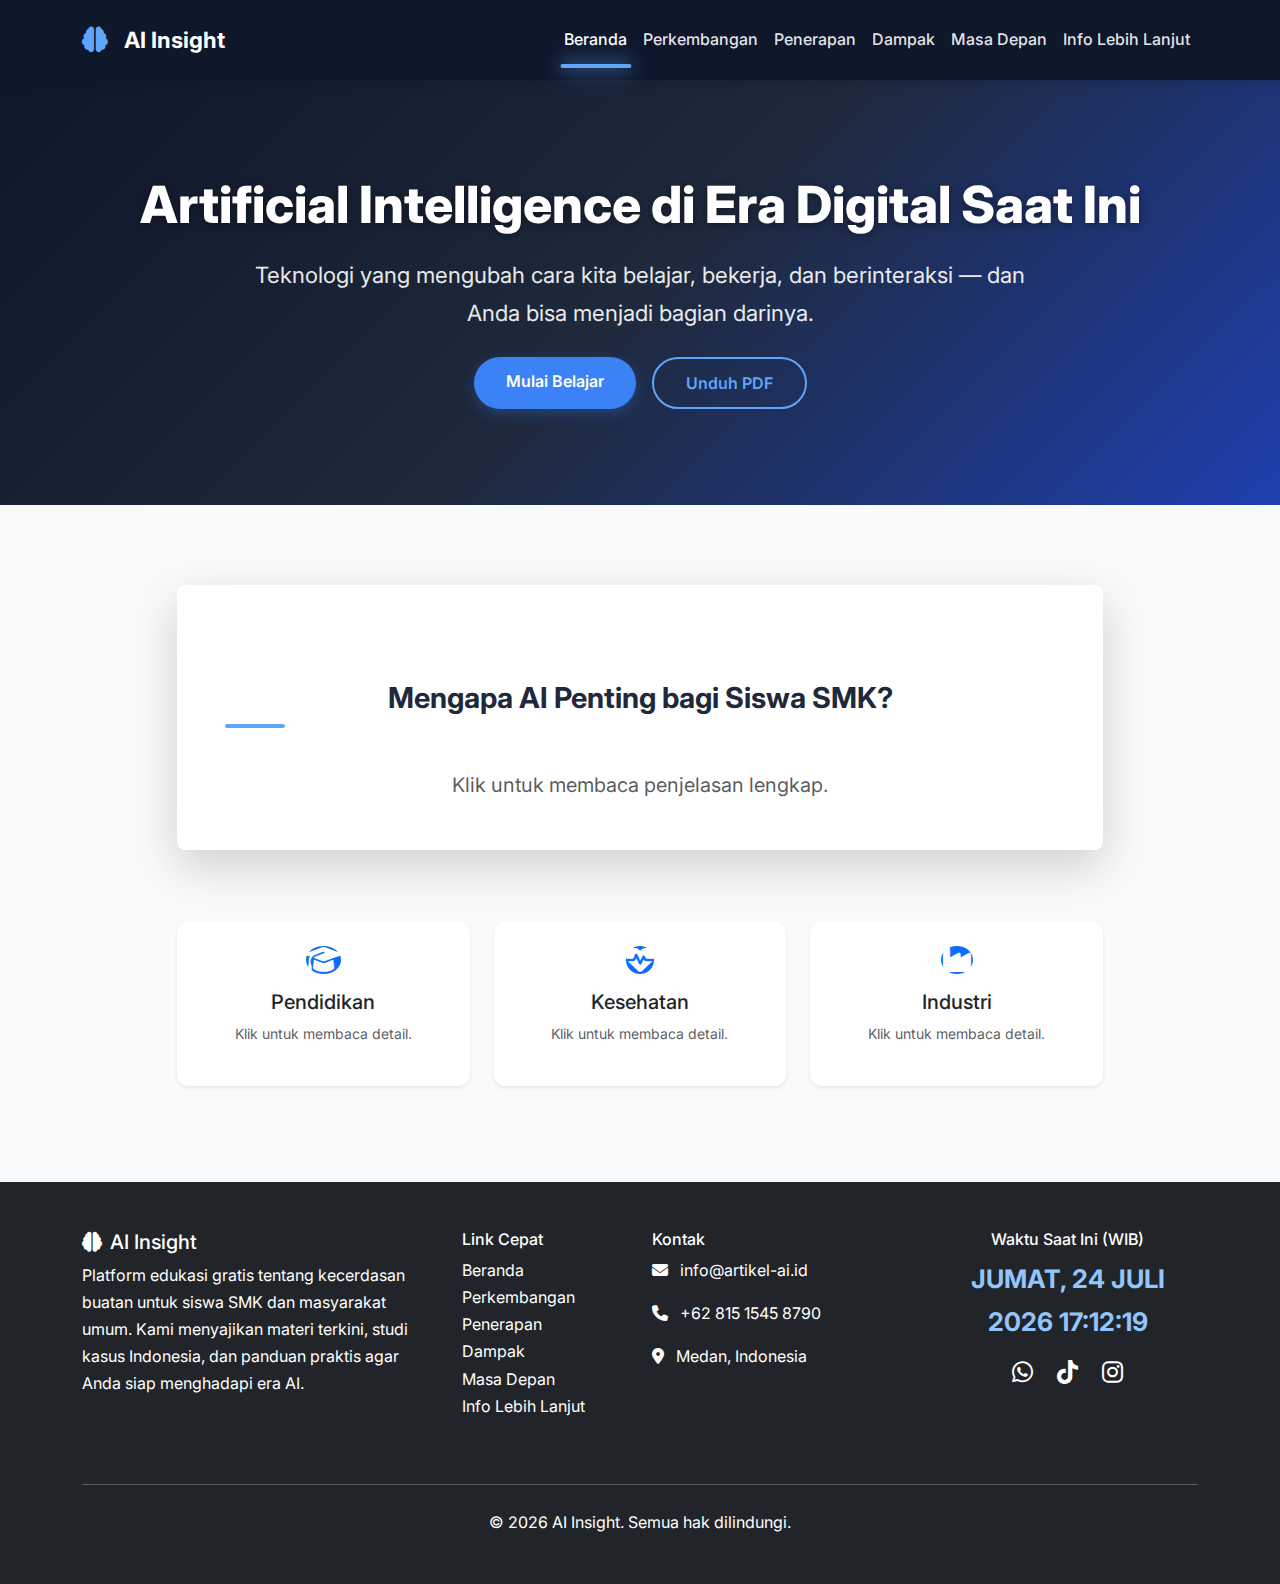
<file: index.html>
<!DOCTYPE html>
<html lang="id">
<head>
  <meta charset="UTF-8" />
  <meta name="viewport" content="width=device-width, initial-scale=1.0"/>
  <title>AI Insight | Teknologi AI di Era Digital</title>

  <link href="https://fonts.googleapis.com/css2?family=Inter:wght@300;400;500;600;700&display=swap" rel="stylesheet">
  <link rel="stylesheet" href="https://cdnjs.cloudflare.com/ajax/libs/font-awesome/6.5.0/css/all.min.css">
  <link href="https://cdn.jsdelivr.net/npm/bootstrap@5.3.3/dist/css/bootstrap.min.css" rel="stylesheet">
  <link rel="stylesheet" href="css/style.css">
</head>
<body>

  <!-- NAVBAR -->
  <nav class="navbar navbar-expand-lg">
    <div class="container">
      <a class="navbar-brand" href="index.html">
        <i class="fas fa-brain"></i>
        <span class="ms-2 fw-bold">AI Insight</span>
      </a>
      <button class="navbar-toggler" type="button" data-bs-toggle="collapse" data-bs-target="#navbarNav">
        <span class="navbar-toggler-icon"></span>
      </button>
      <div class="collapse navbar-collapse justify-content-end" id="navbarNav">
        <ul class="navbar-nav">
          <li class="nav-item"><a class="nav-link active" href="index.html">Beranda</a></li>
          <li class="nav-item"><a class="nav-link" href="perkembangan.html">Perkembangan</a></li>
          <li class="nav-item"><a class="nav-link" href="penerapan.html">Penerapan</a></li>
          <li class="nav-item"><a class="nav-link" href="dampak.html">Dampak</a></li>
          <li class="nav-item"><a class="nav-link" href="masa-depan.html">Masa Depan</a></li>
          <li class="nav-item"><a class="nav-link" href="info-lebih-lanjut.html">Info Lebih Lanjut</a></li>
        </ul>
      </div>
    </div>
  </nav>

  <!-- Hero Section -->
<section class="hero-section">
  <div class="container">
    <h1 class="hero-title">Artificial Intelligence di Era Digital Saat Ini</h1>
    <p class="hero-subtitle">Teknologi yang mengubah cara kita belajar, bekerja, dan berinteraksi — dan Anda bisa menjadi bagian darinya.</p>
    <div class="mt-4 d-flex flex-wrap justify-content-center gap-3">
      <a href="perkembangan.html" class="btn btn-cyan">Mulai Belajar</a>
      
      <!-- Tombol Unduh PDF dengan animasi loading -->
      <button type="button" class="btn btn-outline-cyan" id="downloadPdfBtn">
        Unduh PDF
      </button>
    </div>
  </div>
</section>

<!-- Script animasi loading + download (taruh di akhir body atau di main.js) -->
<script>
  document.addEventListener('DOMContentLoaded', function () {
    const downloadBtn = document.getElementById('downloadPdfBtn');
    
    if (downloadBtn) {
      const originalText = downloadBtn.innerHTML; // Simpan teks asli
      
      downloadBtn.addEventListener('click', function (e) {
        e.preventDefault(); // Cegah aksi default dulu
        
        // Ubah tombol jadi loading
        downloadBtn.innerHTML = '<i class="fas fa-spinner fa-spin me-2"></i>Mengunduh...';
        downloadBtn.disabled = true; // Nonaktifkan tombol agar tidak diklik berulang
        
        // Simulasi loading 2–3 detik (bisa disesuaikan)
        setTimeout(function () {
          // Kembalikan tombol ke kondisi semula
          downloadBtn.innerHTML = originalText;
          downloadBtn.disabled = false;
          
          // Mulai download file PDF
          const link = document.createElement('a');
          link.href = 'Artikel AI.pdf'; // Ganti jika path PDF berbeda
          link.download = 'Artikel AI.pdf'; // Nama file saat diunduh
          document.body.appendChild(link);
          link.click();
          document.body.removeChild(link);
          
          // Optional: tampilkan notifikasi selesai (bisa dihapus jika tidak perlu)
          alert('File berhasil diunduh!');
        }, 2500); // Durasi loading 2.5 detik (ubah sesuai keinginan)
      });
    }
  });
</script>

  <!-- Konten Utama -->
  <div class="container py-6">
    <div class="row">
      <div class="col-lg-10 mx-auto">

        <!-- CARD UTAMA -->
        <div class="card border-0 shadow-lg mb-5 rounded-3 overflow-hidden hover-shadow"
             data-bs-toggle="modal" data-bs-target="#modalAI">
          <div class="card-body p-5 text-center">
            <h2 class="section-title mb-3">Mengapa AI Penting bagi Siswa SMK?</h2>
            <p class="fs-5 text-muted mb-0">
              Klik untuk membaca penjelasan lengkap.
            </p>
          </div>
        </div>

        <div class="row gy-4 mt-4">

          <!-- Pendidikan -->
          <div class="col-md-4">
            <div class="card p-4 text-center h-100 border-0 shadow-sm hover-shadow"
                 data-bs-toggle="modal" data-bs-target="#modalPendidikan">
              <div class="bg-primary rounded-circle w-12 h-12 d-flex align-items-center justify-content-center mx-auto mb-3">
                <i class="fas fa-graduation-cap text-white fs-3"></i>
              </div>
              <h5 class="mb-2">Pendidikan</h5>
              <p class="text-muted small">Klik untuk membaca detail.</p>
            </div>
          </div>

          <!-- Kesehatan -->
          <div class="col-md-4">
            <div class="card p-4 text-center h-100 border-0 shadow-sm hover-shadow"
                 data-bs-toggle="modal" data-bs-target="#modalKesehatan">
              <div class="bg-primary rounded-circle w-12 h-12 d-flex align-items-center justify-content-center mx-auto mb-3">
                <i class="fas fa-heartbeat text-white fs-3"></i>
              </div>
              <h5 class="mb-2">Kesehatan</h5>
              <p class="text-muted small">Klik untuk membaca detail.</p>
            </div>
          </div>

          <!-- Industri -->
          <div class="col-md-4">
            <div class="card p-4 text-center h-100 border-0 shadow-sm hover-shadow"
                 data-bs-toggle="modal" data-bs-target="#modalIndustri">
              <div class="bg-primary rounded-circle w-12 h-12 d-flex align-items-center justify-content-center mx-auto mb-3">
                <i class="fas fa-industry text-white fs-3"></i>
              </div>
              <h5 class="mb-2">Industri</h5>
              <p class="text-muted small">Klik untuk membaca detail.</p>
            </div>
          </div>

        </div>
      </div>
    </div>
  </div>

  <!-- Modal -->
  <div class="modal fade" id="modalAI" tabindex="-1">
    <div class="modal-dialog modal-lg modal-dialog-centered">
      <div class="modal-content">
        <div class="modal-header">
          <h5 class="modal-title">Mengapa AI Penting bagi Siswa SMK?</h5>
          <button class="btn-close" data-bs-dismiss="modal"></button>
        </div>
        <div class="modal-body">
          <p>AI sangat penting bagi siswa SMK karena dunia kerja kini membutuhkan lulusan yang melek teknologi...</p>
        </div>
      </div>
    </div>
  </div>


<div class="modal fade" id="modalPendidikan" tabindex="-1">
  <div class="modal-dialog modal-lg modal-dialog-centered">
    <div class="modal-content">
      <div class="modal-header">
        <h5 class="modal-title">AI di Bidang Pendidikan</h5>
        <button class="btn-close" data-bs-dismiss="modal"></button>
      </div>
      <div class="modal-body">
        <p>AI membantu siswa belajar lebih efektif melalui tutor digital, penilaian otomatis...</p>
      </div>
    </div>
  </div>
</div>

<div class="modal fade" id="modalKesehatan" tabindex="-1">
  <div class="modal-dialog modal-lg modal-dialog-centered">
    <div class="modal-content">
      <div class="modal-header">
        <h5 class="modal-title">AI di Bidang Kesehatan</h5>
        <button class="btn-close" data-bs-dismiss="modal"></button>
      </div>
      <div class="modal-body">
        <p>AI membantu tenaga medis dalam mendiagnosis penyakit lebih cepat...</p>
      </div>
    </div>
  </div>
</div>

<div class="modal fade" id="modalIndustri" tabindex="-1">
  <div class="modal-dialog modal-lg modal-dialog-centered">
    <div class="modal-content">
      <div class="modal-header">
        <h5 class="modal-title">AI di Bidang Industri</h5>
        <button class="btn-close" data-bs-dismiss="modal"></button>
      </div>
      <div class="modal-body">
        <p>Di industri, AI digunakan untuk otomasi, robot kolaboratif, dan pemeliharaan mesin...</p>
      </div>
    </div>
  </div>
</div>

  <!-- Footer -->
  <footer class="bg-dark text-white py-5">
    <div class="container">
      <div class="row">
        <div class="col-md-4 mb-4">
          <h5><i class="fas fa-brain me-2"></i>AI Insight</h5>
          <p>Platform edukasi gratis tentang kecerdasan buatan untuk siswa SMK dan masyarakat umum. Kami menyajikan materi terkini, studi kasus Indonesia, dan panduan praktis agar Anda siap menghadapi era AI.</p>
        </div>
        <div class="col-md-2 mb-4">
          <h6>Link Cepat</h6>
          <ul class="list-unstyled">
            <li><a href="index.html" class="text-white text-decoration-none">Beranda</a></li>
            <li><a href="perkembangan.html" class="text-white text-decoration-none">Perkembangan</a></li>
            <li><a href="penerapan.html" class="text-white text-decoration-none">Penerapan</a></li>
            <li><a href="dampak.html" class="text-white text-decoration-none">Dampak</a></li>
            <li><a href="masa-depan.html" class="text-white text-decoration-none">Masa Depan</a></li>
            <li><a href="info-lebih-lanjut.html" class="text-white text-decoration-none">Info Lebih Lanjut</a></li>
          </ul>
        </div>
        <div class="col-md-3 mb-4">
          <h6>Kontak</h6>
          <p><i class="fas fa-envelope me-2"></i> info@artikel-ai.id</p>
          <p><i class="fas fa-phone me-2"></i> +62 815 1545 8790</p>
          <p><i class="fas fa-map-marker-alt me-2"></i> Medan, Indonesia</p>
        </div>
        <div class="col-md-3 mb-4 text-center">
          <h6>Waktu Saat Ini (WIB)</h6>
          <div id="current-time" style="font-size:1.6rem;font-weight:bold;color:#93c5fd;"></div>
          <div class="mt-3 d-flex justify-content-center gap-4">
            <a href="https://wa.me/6281515458790" target="_blank" class="text-white">
              <i class="fab fa-whatsapp fs-4"></i>
            </a>
            <a href="https://www.tiktok.com/@mang.katsu" target="_blank" class="text-white">
              <i class="fab fa-tiktok fs-4"></i>
            </a>
            <a href="https://www.instagram.com/digitiso.vibe" target="_blank" class="text-white">
              <i class="fab fa-instagram fs-4"></i>
            </a>
          </div>
        </div>
      </div>
      <hr class="my-4 bg-white opacity-25">
      <div class="text-center">
        <p class="mb-0">© 2026 AI Insight. Semua hak dilindungi.</p>
      </div>
    </div>
  </footer>

  <!-- Scripts -->
  <script src="https://cdn.jsdelivr.net/npm/bootstrap@5.3.3/dist/js/bootstrap.bundle.min.js"></script>
  <script src="js/main.js"></script>

  <!-- Clock & Nav -->
  <script>
    document.addEventListener('DOMContentLoaded', function () {
      const currentPage = window.location.pathname.split('/').pop() || 'index.html';
      document.querySelectorAll('.nav-link').forEach(link => {
        if (link.getAttribute('href') === currentPage) {
          link.classList.add('active');
        }
      });

      const currentTimeEl = document.getElementById('current-time');
      if (currentTimeEl) {
        function updateWIBClock() {
          const now = new Date();
          const options = {
            timeZone: 'Asia/Jakarta',
            weekday: 'long',
            year: 'numeric',
            month: 'long',
            day: '2-digit',
            hour: '2-digit',
            minute: '2-digit',
            second: '2-digit',
            hour12: false
          };
          const formatter = new Intl.DateTimeFormat('id-ID', options);
          const parts = formatter.formatToParts(now);

          const day = parts.find(p => p.type === 'weekday')?.value || '';
          const date = parts.find(p => p.type === 'day')?.value || '';
          const month = parts.find(p => p.type === 'month')?.value || '';
          const year = parts.find(p => p.type === 'year')?.value || '';
          const hour = parts.find(p => p.type === 'hour')?.value || '';
          const minute = parts.find(p => p.type === 'minute')?.value || '';
          const second = parts.find(p => p.type === 'second')?.value || '';

          currentTimeEl.textContent = `${day.toUpperCase()}, ${date} ${month.toUpperCase()} ${year} ${hour}:${minute}:${second}`;
        }
        updateWIBClock();
        setInterval(updateWIBClock, 1000);
      }
    });
  </script>
</body>
</html>
</file>
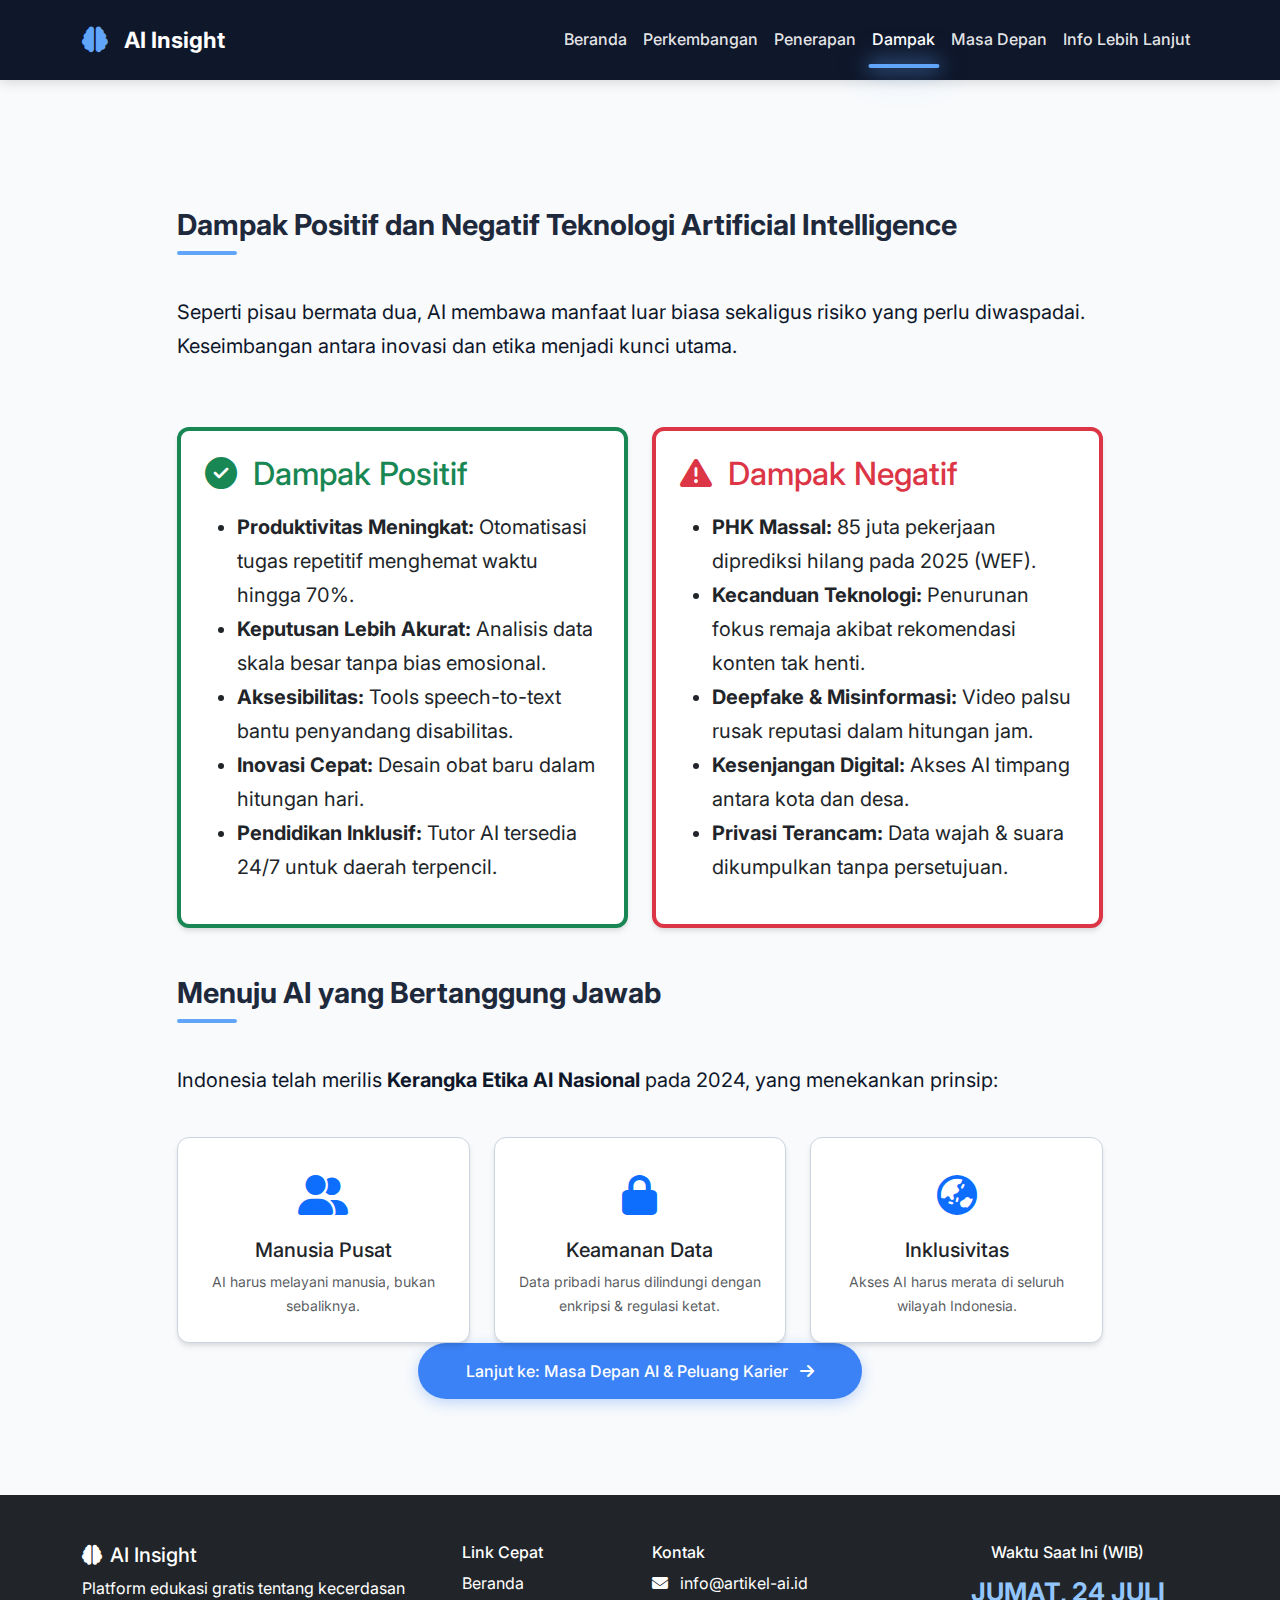
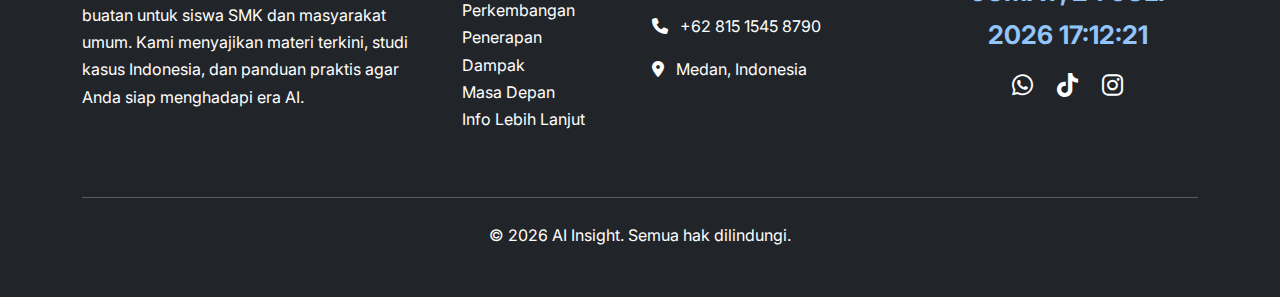
<file: dampak.html>
<!DOCTYPE html>
<html lang="id">
<head>
  <meta charset="UTF-8" />
  <meta name="viewport" content="width=device-width, initial-scale=1.0"/>
  <title>Dampak AI | AI Insight</title>
  <link href="https://fonts.googleapis.com/css2?family=Inter:wght@300;400;500;600;700&display=swap" rel="stylesheet">
  <link rel="stylesheet" href="https://cdnjs.cloudflare.com/ajax/libs/font-awesome/6.5.0/css/all.min.css">
  <link href="https://cdn.jsdelivr.net/npm/bootstrap@5.3.3/dist/css/bootstrap.min.css" rel="stylesheet">
  <link rel="stylesheet" href="css/style.css">
</head>
<body>

  <!-- NAVBAR -->
  <nav class="navbar navbar-expand-lg">
    <div class="container">
      <a class="navbar-brand" href="index.html">
        <i class="fas fa-brain"></i>
        <span class="ms-2 fw-bold">AI Insight</span>
      </a>
      <button class="navbar-toggler" type="button" data-bs-toggle="collapse" data-bs-target="#navbarNav">
        <span class="navbar-toggler-icon bg-white"></span>
      </button>
      <div class="collapse navbar-collapse justify-content-end" id="navbarNav">
        <ul class="navbar-nav">
          <li class="nav-item"><a class="nav-link" href="index.html">Beranda</a></li>
          <li class="nav-item"><a class="nav-link" href="perkembangan.html">Perkembangan</a></li>
          <li class="nav-item"><a class="nav-link" href="penerapan.html">Penerapan</a></li>
          <li class="nav-item"><a class="nav-link active" href="dampak.html">Dampak</a></li>
          <li class="nav-item"><a class="nav-link" href="masa-depan.html">Masa Depan</a></li>
          <li class="nav-item"><a class="nav-link" href="info-lebih-lanjut.html">Info Lebih Lanjut</a></li>
        </ul>
      </div>
    </div>
  </nav>


  <!-- Main Content -->
  <div class="container py-6">
    <div class="row">
      <div class="col-lg-10 mx-auto">
        <h1 class="section-title">Dampak Positif dan Negatif Teknologi Artificial Intelligence</h1>
        <p class="fs-5 mb-5">
          Seperti pisau bermata dua, AI membawa manfaat luar biasa sekaligus risiko yang perlu diwaspadai. Keseimbangan antara inovasi dan etika menjadi kunci utama.
        </p>

        <!-- Positive vs Negative -->
        <div class="row mb-6">
          <div class="col-md-6">
            <div class="card h-100 border-start border-success border-4 p-4">
              <h2 class="text-success mb-3"><i class="fas fa-check-circle me-2"></i> Dampak Positif</h2>
              <ul class="fs-5">
                <li><strong>Produktivitas Meningkat:</strong> Otomatisasi tugas repetitif menghemat waktu hingga 70%.</li>
                <li><strong>Keputusan Lebih Akurat:</strong> Analisis data skala besar tanpa bias emosional.</li>
                <li><strong>Aksesibilitas:</strong> Tools speech-to-text bantu penyandang disabilitas.</li>
                <li><strong>Inovasi Cepat:</strong> Desain obat baru dalam hitungan hari.</li>
                <li><strong>Pendidikan Inklusif:</strong> Tutor AI tersedia 24/7 untuk daerah terpencil.</li>
              </ul>
            </div>
          </div>
          <div class="col-md-6">
            <div class="card h-100 border-start border-danger border-4 p-4">
              <h2 class="text-danger mb-3"><i class="fas fa-exclamation-triangle me-2"></i> Dampak Negatif</h2>
              <ul class="fs-5">
                <li><strong>PHK Massal:</strong> 85 juta pekerjaan diprediksi hilang pada 2025 (WEF).</li>
                <li><strong>Kecanduan Teknologi:</strong> Penurunan fokus remaja akibat rekomendasi konten tak henti.</li>
                <li><strong>Deepfake & Misinformasi:</strong> Video palsu rusak reputasi dalam hitungan jam.</li>
                <li><strong>Kesenjangan Digital:</strong> Akses AI timpang antara kota dan desa.</li>
                <li><strong>Privasi Terancam:</strong> Data wajah & suara dikumpulkan tanpa persetujuan.</li>
              </ul>
            </div>
          </div>
        </div>

        <!-- Ethical Framework -->
        <section>
          <h2 class="section-title">Menuju AI yang Bertanggung Jawab</h2>
          <p class="fs-5">
            Indonesia telah merilis <strong>Kerangka Etika AI Nasional</strong> pada 2024, yang menekankan prinsip:
          </p>
          <div class="row g-4 mt-3">
            <div class="col-md-4">
              <div class="card text-center p-4 h-100">
                <div class="text-primary fs-1 mb-2"><i class="fas fa-user-friends"></i></div>
                <h5 class="mb-2">Manusia Pusat</h5>
                <p class="text-muted small mb-0">AI harus melayani manusia, bukan sebaliknya.</p>
              </div>
            </div>
            <div class="col-md-4">
              <div class="card text-center p-4 h-100">
                <div class="text-primary fs-1 mb-2"><i class="fas fa-lock"></i></div>
                <h5 class="mb-2">Keamanan Data</h5>
                <p class="text-muted small mb-0">Data pribadi harus dilindungi dengan enkripsi & regulasi ketat.</p>
              </div>
            </div>
            <div class="col-md-4">
              <div class="card text-center p-4 h-100">
                <div class="text-primary fs-1 mb-2"><i class="fas fa-globe-asia"></i></div>
                <h5 class="mb-2">Inklusivitas</h5>
                <p class="text-muted small mb-0">Akses AI harus merata di seluruh wilayah Indonesia.</p>
              </div>
            </div>
          </div>
        </section>

        <div class="mt-6 text-center">
          <a href="masa-depan.html" class="btn btn-cyan px-5 py-3 rounded-pill fw-medium">
            Lanjut ke: Masa Depan AI & Peluang Karier <i class="fas fa-arrow-right ms-2"></i>
          </a>
        </div>
      </div>
    </div>
  </div>
  
<!-- Footer -->
  <footer class="bg-dark text-white py-5">
    <div class="container">
      <div class="row">
        <div class="col-md-4 mb-4">
          <h5><i class="fas fa-brain me-2"></i>AI Insight</h5>
          <p>Platform edukasi gratis tentang kecerdasan buatan untuk siswa SMK dan masyarakat umum. Kami menyajikan materi terkini, studi kasus Indonesia, dan panduan praktis agar Anda siap menghadapi era AI.</p>
        </div>
        <div class="col-md-2 mb-4">
          <h6>Link Cepat</h6>
          <ul class="list-unstyled">
            <li><a href="index.html" class="text-white text-decoration-none">Beranda</a></li>
            <li><a href="perkembangan.html" class="text-white text-decoration-none">Perkembangan</a></li>
            <li><a href="penerapan.html" class="text-white text-decoration-none">Penerapan</a></li>
            <li><a href="dampak.html" class="text-white text-decoration-none">Dampak</a></li>
            <li><a href="masa-depan.html" class="text-white text-decoration-none">Masa Depan</a></li>
            <li><a href="info-lebih-lanjut.html" class="text-white text-decoration-none">Info Lebih Lanjut</a></li>
          </ul>
        </div>
        <div class="col-md-3 mb-4">
          <h6>Kontak</h6>
          <p><i class="fas fa-envelope me-2"></i> info@artikel-ai.id</p>
          <p><i class="fas fa-phone me-2"></i> +62 815 1545 8790</p>
          <p><i class="fas fa-map-marker-alt me-2"></i> Medan, Indonesia</p>
        </div>
        <div class="col-md-3 mb-4 text-center">
          <h6>Waktu Saat Ini (WIB)</h6>
          <div id="current-time" style="font-size:1.6rem;font-weight:bold;color:#93c5fd;"></div>
          <div class="mt-3 d-flex justify-content-center gap-4">
            <a href="https://wa.me/6281515458790" target="_blank" class="text-white">
              <i class="fab fa-whatsapp fs-4"></i>
            </a>
            <a href="https://www.tiktok.com/@mang.katsu" target="_blank" class="text-white">
              <i class="fab fa-tiktok fs-4"></i>
            </a>
            <a href="https://www.instagram.com/digitiso.vibe" target="_blank" class="text-white">
              <i class="fab fa-instagram fs-4"></i>
            </a>
          </div>
        </div>
      </div>
      <hr class="my-4 bg-white opacity-25">
      <div class="text-center">
        <p class="mb-0">© 2026 AI Insight. Semua hak dilindungi.</p>
      </div>
    </div>
  </footer>

  <!-- Scripts -->
  <script src="js/main.js"></script>
  <script>
    // Auto-add 'active' class to current page
    document.addEventListener('DOMContentLoaded', function() {
      const currentPage = window.location.pathname.split('/').pop();
      const navLinks = document.querySelectorAll('.nav-link');
      navLinks.forEach(link => {
        if (link.getAttribute('href') === currentPage || 
            (currentPage === 'index.html' && link.getAttribute('href') === 'index.html')) {
          link.classList.add('active');
        }
      });
    });
  </script>
   

<script>
  const fab = document.getElementById('contact-fab');
  const popup = document.getElementById('contact-popup');
  const closeBtn = document.getElementById('close-popup');
  const form = document.getElementById('contact-form');

  // Buka popup saat FAB diklik
  fab.addEventListener('click', () => {
    popup.classList.add('active');
    fab.style.display = 'none';
  });

  // Tutup popup saat tombol × diklik
  closeBtn.addEventListener('click', () => {
    popup.classList.remove('active');
    setTimeout(() => {
      fab.style.display = 'flex';
    }, 300); // sesuaikan dengan durasi transisi CSS
  });

  // Optional: tutup jika klik di luar popup
  document.addEventListener('click', (e) => {
    if (e.target === popup && popup.classList.contains('active')) {
      popup.classList.remove('active');
      setTimeout(() => { fab.style.display = 'flex'; }, 300);
    }
  });

  // Submit form (contoh: redirect ke WhatsApp)
  form.addEventListener('submit', (e) => {
    e.preventDefault();
    const name = form.elements[0].value;
    const email = form.elements[1].value;
    const message = form.elements[2].value;
    
    const waUrl = `https://wa.me/628515456790?text=Halo%20NOVAunch!%0A%0ANama:%20${encodeURIComponent(name)}%0AEmail:%20${encodeURIComponent(email)}%0APesan:%20${encodeURIComponent(message)}`;
    window.open(waUrl, '_blank');
    
    // Reset & tutup
    form.reset();
    popup.classList.remove('active');
    setTimeout(() => { fab.style.display = 'flex'; }, 300);
  });
</script>
</body>
</html>
</file>
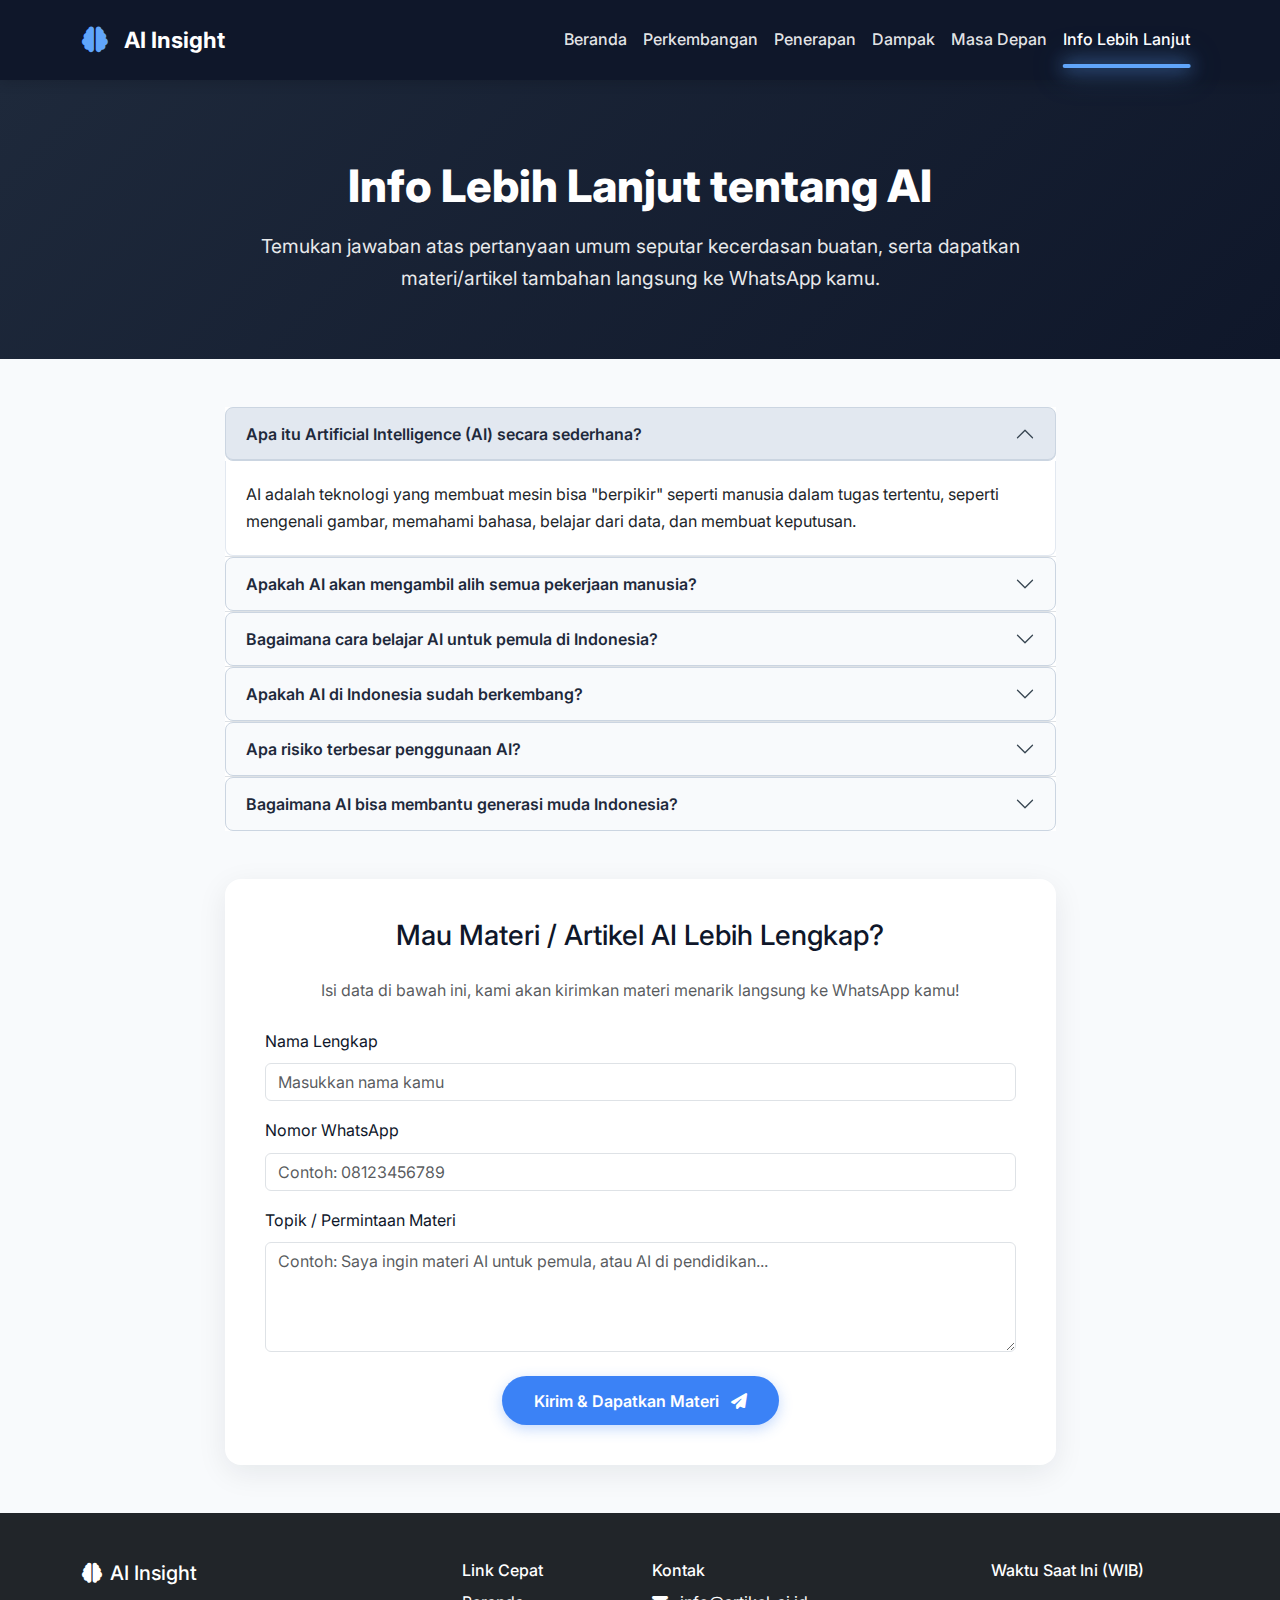
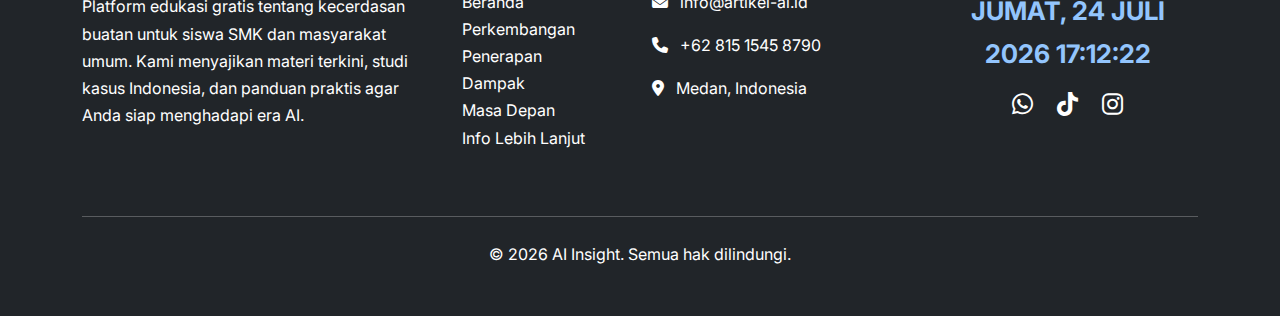
<file: info-lebih-lanjut.html>
<!DOCTYPE html>
<html lang="id">
<head>
  <meta charset="UTF-8" />
  <meta name="viewport" content="width=device-width, initial-scale=1.0"/>
  <title>Info Lebih Lanjut tentang AI | AI Insight</title>
  <link href="https://fonts.googleapis.com/css2?family=Inter:wght@300;400;500;600;700&display=swap" rel="stylesheet">
  <link rel="stylesheet" href="https://cdnjs.cloudflare.com/ajax/libs/font-awesome/6.5.0/css/all.min.css">
  <link href="https://cdn.jsdelivr.net/npm/bootstrap@5.3.3/dist/css/bootstrap.min.css" rel="stylesheet">
  <link rel="stylesheet" href="css/style.css"> <!-- pastikan path ini sesuai -->

  <style>
  .info-hero {
    background: linear-gradient(135deg, #1e293b, #0f172a);
    color: white;
    padding: 5rem 0 4rem;
    text-align: center;
  }
  .info-hero h1 {
    font-size: 2.8rem;
    font-weight: 800;
    margin-bottom: 1rem;
  }
  .info-hero p {
    font-size: 1.2rem;
    max-width: 800px;
    margin: 0 auto;
    opacity: 0.9;
  }

  /* FIX: Accordion judul tetap terlihat & rapi */
  .accordion-button {
    font-weight: 600;
    color: #1e293b;
    background-color: #f8fafc;
    border: 1px solid #cbd5e1;
    border-radius: 8px !important;
    padding: 1rem 1.25rem;
    transition: all 0.3s ease;
  }

  .accordion-button:not(.collapsed) {
    background-color: #e2e8f0;
    color: #1e293b;
    box-shadow: inset 0 -1px 0 #cbd5e1;
  }

  .accordion-button:focus {
    box-shadow: 0 0 0 0.25rem rgba(59, 130, 246, 0.25);
    border-color: #3b82f6;
  }

  .accordion-body {
    background-color: #ffffff;
    border: 1px solid #e2e8f0;
    border-top: none;
    border-radius: 0 0 8px 8px;
    padding: 1.25rem;
  }

  /* Panah berputar mulus */
  .accordion-button::after {
    background-image: url("data:image/svg+xml,%3csvg xmlns='http://www.w3.org/2000/svg' viewBox='0 0 16 16' fill='%23374551'%3e%3cpath fill-rule='evenodd' d='M1.646 4.646a.5.5 0 0 1 .708 0L8 10.293l5.646-5.647a.5.5 0 0 1 .708.708l-6 6a.5.5 0 0 1-.708 0l-6-6a.5.5 0 0 1 0-.708z'/%3e%3c/svg%3e") !important;
    transition: transform 0.35s ease;
  }

  .accordion-button:not(.collapsed)::after {
    transform: rotate(-180deg);
  }

  .form-section {
    background: white;
    border-radius: 16px;
    box-shadow: 0 8px 30px rgba(15,23,42,0.08);
    padding: 2.5rem;
  }
  .btn-submit {
    background: #3b82f6;
    border: none;
    font-weight: 600;
    padding: 0.8rem 2rem;
    border-radius: 50px;
    color: white;
  }
  .btn-submit:hover {
    background: #2563eb;
    transform: translateY(-2px);
  }
</style>
</head>
<body>

  <!-- NAVBAR -->
  <nav class="navbar navbar-expand-lg">
    <div class="container">
      <a class="navbar-brand" href="index.html">
        <i class="fas fa-brain"></i>
        <span class="ms-2 fw-bold">AI Insight</span>
      </a>
      <button class="navbar-toggler" type="button" data-bs-toggle="collapse" data-bs-target="#navbarNav">
        <span class="navbar-toggler-icon bg-white"></span>
      </button>
      <div class="collapse navbar-collapse justify-content-end" id="navbarNav">
        <ul class="navbar-nav">
          <li class="nav-item"><a class="nav-link" href="index.html">Beranda</a></li>
          <li class="nav-item"><a class="nav-link" href="perkembangan.html">Perkembangan</a></li>
          <li class="nav-item"><a class="nav-link" href="penerapan.html">Penerapan</a></li>
          <li class="nav-item"><a class="nav-link" href="dampak.html">Dampak</a></li>
          <li class="nav-item"><a class="nav-link" href="masa-depan.html">Masa Depan</a></li>
          <li class="nav-item"><a class="nav-link active" href="info-lebih-lanjut.html">Info Lebih Lanjut</a></li>
        </ul>
      </div>
    </div>
  </nav>

  <!-- Hero Section -->
  <section class="info-hero">
    <div class="container">
      <h1>Info Lebih Lanjut tentang AI</h1>
      <p>Temukan jawaban atas pertanyaan umum seputar kecerdasan buatan, serta dapatkan materi/artikel tambahan langsung ke WhatsApp kamu.</p>
    </div>
  </section>

  <!-- Main Content -->
  <div class="container py-5">
    <div class="row justify-content-center">
      <div class="col-lg-9">

        <!-- Accordion Pertanyaan Umum -->
        <div class="accordion accordion-flush" id="infoAccordion">

          <div class="accordion-item">
            <h2 class="accordion-header">
              <button class="accordion-button" type="button" data-bs-toggle="collapse" data-bs-target="#q1">
                Apa itu Artificial Intelligence (AI) secara sederhana?
              </button>
            </h2>
            <div id="q1" class="accordion-collapse collapse show" data-bs-parent="#infoAccordion">
              <div class="accordion-body">
                AI adalah teknologi yang membuat mesin bisa "berpikir" seperti manusia dalam tugas tertentu, seperti mengenali gambar, memahami bahasa, belajar dari data, dan membuat keputusan.
              </div>
            </div>
          </div>

          <div class="accordion-item">
            <h2 class="accordion-header">
              <button class="accordion-button collapsed" type="button" data-bs-toggle="collapse" data-bs-target="#q2">
                Apakah AI akan mengambil alih semua pekerjaan manusia?
              </button>
            </h2>
            <div id="q2" class="accordion-collapse collapse" data-bs-parent="#infoAccordion">
              <div class="accordion-body">
                Tidak. AI lebih menggantikan tugas rutin dan berulang. Manusia tetap dibutuhkan untuk hal-hal yang butuh kreativitas, empati, etika, dan pengambilan keputusan kompleks.
              </div>
            </div>
          </div>

          <div class="accordion-item">
            <h2 class="accordion-header">
              <button class="accordion-button collapsed" type="button" data-bs-toggle="collapse" data-bs-target="#q3">
                Bagaimana cara belajar AI untuk pemula di Indonesia?
              </button>
            </h2>
            <div id="q3" class="accordion-collapse collapse" data-bs-parent="#infoAccordion">
              <div class="accordion-body">
                Mulai dengan Python (gratis di YouTube/CodePolitan), lalu pelajari Machine Learning via kursus gratis seperti Google AI Essentials, Coursera (Andrew Ng), atau Kaggle. Banyak komunitas lokal di Discord/Facebook juga aktif.
              </div>
            </div>
          </div>

          <div class="accordion-item">
            <h2 class="accordion-header">
              <button class="accordion-button collapsed" type="button" data-bs-toggle="collapse" data-bs-target="#q4">
                Apakah AI di Indonesia sudah berkembang?
              </button>
            </h2>
            <div id="q4" class="accordion-collapse collapse" data-bs-parent="#infoAccordion">
              <div class="accordion-body">
                Ya, sudah sangat berkembang! Contohnya: Ruangguru Genie, AI deteksi kanker di RSCM, optimasi logistik JNE/SiCepat, hingga startup seperti Nodeflux (pengawasan cerdas) dan Kata.ai (chatbot).
              </div>
            </div>
          </div>

          <div class="accordion-item">
            <h2 class="accordion-header">
              <button class="accordion-button collapsed" type="button" data-bs-toggle="collapse" data-bs-target="#q5">
                Apa risiko terbesar penggunaan AI?
              </button>
            </h2>
            <div id="q5" class="accordion-collapse collapse" data-bs-parent="#infoAccordion">
              <div class="accordion-body">
                Risiko utama: bias dalam data, penyebaran hoaks/deepfake, kebocoran privasi, ketimpangan ekonomi, dan potensi penyalahgunaan (misalnya senjata otonom). Makanya regulasi dan pendidikan etika AI penting.
              </div>
            </div>
          </div>

          <div class="accordion-item">
            <h2 class="accordion-header">
              <button class="accordion-button collapsed" type="button" data-bs-toggle="collapse" data-bs-target="#q6">
                Bagaimana AI bisa membantu generasi muda Indonesia?
              </button>
            </h2>
            <div id="q6" class="accordion-collapse collapse" data-bs-parent="#infoAccordion">
              <div class="accordion-body">
                AI membuka peluang besar: belajar lebih cepat dengan tutor AI, menciptakan startup, pekerjaan baru (prompt engineer, AI trainer), hingga meningkatkan skill di bidang kesehatan, pertanian, dan pendidikan.
              </div>
            </div>
          </div>

        </div>

        <!-- Form Request Materi -->
<div class="form-section mt-5">
  <h3 class="text-center mb-4">Mau Materi / Artikel AI Lebih Lengkap?</h3>
  <p class="text-center text-muted mb-4">Isi data di bawah ini, kami akan kirimkan materi menarik langsung ke WhatsApp kamu!</p>

  <form id="requestForm" action="https://formspree.io/f/xgoloeaq" method="POST">
    <div class="mb-3">
      <label for="nama" class="form-label">Nama Lengkap</label>
      <input type="text" class="form-control" id="nama" name="nama" placeholder="Masukkan nama kamu" required>
    </div>
    <div class="mb-3">
      <label for="nohp" class="form-label">Nomor WhatsApp</label>
      <input type="tel" class="form-control" id="nohp" name="nohp" placeholder="Contoh: 08123456789" required>
    </div>
    <div class="mb-4">
      <label for="pesan" class="form-label">Topik / Permintaan Materi</label>
      <textarea class="form-control" id="pesan" name="pesan" rows="4" placeholder="Contoh: Saya ingin materi AI untuk pemula, atau AI di pendidikan..."></textarea>
    </div>

    <div class="text-center">
      <button type="submit" class="btn btn-cyan btn-submit">
        Kirim & Dapatkan Materi <i class="fas fa-paper-plane ms-2"></i>
      </button>
    </div>
  </form>
</div>

</div>
</div>
</div>

<!-- Formspree Integration Script -->
<script>
document.getElementById('requestForm').addEventListener('submit', function(e) {
  e.preventDefault();
  
  const form = e.target;
  const submitBtn = form.querySelector('.btn-submit');
  const originalText = submitBtn.innerHTML;
  
  submitBtn.disabled = true;
  submitBtn.innerHTML = '<i class="fas fa-spinner fa-spin me-2"></i>Mengirim...';
  
  fetch(form.action, {
    method: form.method,
    headers: {
      'Accept': 'application/json',
      'Content-Type': 'application/json'
    },
    body: JSON.stringify({
      nama: document.getElementById('nama').value,
      nohp: document.getElementById('nohp').value,
      pesan: document.getElementById('pesan').value
    })
  })
  .then(response => {
    if (response.ok) {
      alert('✅ Terima kasih! Materi akan segera kami kirim ke WhatsApp Anda.');
      form.reset();
    } else {
      alert('❌ Terjadi kesalahan. Silakan coba lagi.');
    }
  })
  .catch(error => {
    alert('❌ Terjadi kesalahan. Silakan coba lagi.');
    console.error('Error:', error);
  })
  .finally(() => {
    submitBtn.disabled = false;
    submitBtn.innerHTML = originalText;
  });
});
</script>


  <!-- Footer -->
  <footer class="bg-dark text-white py-5">
    <div class="container">
      <div class="row">
        <div class="col-md-4 mb-4">
          <h5><i class="fas fa-brain me-2"></i>AI Insight</h5>
          <p>Platform edukasi gratis tentang kecerdasan buatan untuk siswa SMK dan masyarakat umum. Kami menyajikan materi terkini, studi kasus Indonesia, dan panduan praktis agar Anda siap menghadapi era AI.</p>
        </div>
        <div class="col-md-2 mb-4">
          <h6>Link Cepat</h6>
          <ul class="list-unstyled">
            <li><a href="index.html" class="text-white text-decoration-none">Beranda</a></li>
            <li><a href="perkembangan.html" class="text-white text-decoration-none">Perkembangan</a></li>
            <li><a href="penerapan.html" class="text-white text-decoration-none">Penerapan</a></li>
            <li><a href="dampak.html" class="text-white text-decoration-none">Dampak</a></li>
            <li><a href="masa-depan.html" class="text-white text-decoration-none">Masa Depan</a></li>
            <li><a href="info-lebih-lanjut.html" class="text-white text-decoration-none">Info Lebih Lanjut</a></li>
          </ul>
        </div>
        <div class="col-md-3 mb-4">
          <h6>Kontak</h6>
          <p><i class="fas fa-envelope me-2"></i> info@artikel-ai.id</p>
          <p><i class="fas fa-phone me-2"></i> +62 815 1545 8790</p>
          <p><i class="fas fa-map-marker-alt me-2"></i> Medan, Indonesia</p>
        </div>
        <div class="col-md-3 mb-4 text-center">
          <h6>Waktu Saat Ini (WIB)</h6>
          <div id="current-time" style="font-size:1.6rem;font-weight:bold;color:#93c5fd;"></div>
          <div class="mt-3 d-flex justify-content-center gap-4">
            <a href="https://wa.me/6281515458790" target="_blank" class="text-white">
              <i class="fab fa-whatsapp fs-4"></i>
            </a>
            <a href="https://www.tiktok.com/@mang.katsu" target="_blank" class="text-white">
              <i class="fab fa-tiktok fs-4"></i>
            </a>
            <a href="https://www.instagram.com/digitiso.vibe" target="_blank" class="text-white">
              <i class="fab fa-instagram fs-4"></i>
            </a>
          </div>
        </div>
      </div>
      <hr class="my-4 bg-white opacity-25">
      <div class="text-center">
        <p class="mb-0">© 2026 AI Insight. Semua hak dilindungi.</p>
      </div>
    </div>
  </footer>

  <!-- Scripts -->
  <script src="https://cdn.jsdelivr.net/npm/bootstrap@5.3.3/dist/js/bootstrap.bundle.min.js"></script>
  <script src="js/main.js"></script>

  <!-- Real-time Clock & Active Nav -->
  <script>
    document.addEventListener('DOMContentLoaded', function () {
      // === ACTIVE NAV LINK ===
      const currentPage = window.location.pathname.split('/').pop() || 'index.html';
      document.querySelectorAll('.nav-link').forEach(link => {
        if (link.getAttribute('href') === currentPage) {
          link.classList.add('active');
        }
      });

      // === REAL-TIME CLOCK WIB ===
      const currentTimeEl = document.getElementById('current-time');
      if (currentTimeEl) {
        function updateWIBClock() {
          const now = new Date();
          const options = {
            timeZone: 'Asia/Jakarta',
            weekday: 'long',
            year: 'numeric',
            month: 'long',
            day: '2-digit',
            hour: '2-digit',
            minute: '2-digit',
            second: '2-digit',
            hour12: false
          };
          const formatter = new Intl.DateTimeFormat('id-ID', options);
          const parts = formatter.formatToParts(now);

          const day = parts.find(p => p.type === 'weekday')?.value || '';
          const date = parts.find(p => p.type === 'day')?.value || '';
          const month = parts.find(p => p.type === 'month')?.value || '';
          const year = parts.find(p => p.type === 'year')?.value || '';
          const hour = parts.find(p => p.type === 'hour')?.value || '';
          const minute = parts.find(p => p.type === 'minute')?.value || '';
          const second = parts.find(p => p.type === 'second')?.value || '';

          currentTimeEl.textContent = `${day.toUpperCase()}, ${date} ${month.toUpperCase()} ${year} ${hour}:${minute}:${second}`;
        }
        updateWIBClock();
        setInterval(updateWIBClock, 1000);
      }

      // === POPUP CONTACT FORM ===
      const fab = document.getElementById('contact-fab');
      const popup = document.getElementById('contact-popup');
      const closeBtn = document.getElementById('close-popup');
      const form = document.getElementById('contact-form');

      if (fab && popup && closeBtn && form) {
        fab.addEventListener('click', () => {
          popup.classList.add('active');
          fab.style.display = 'none';
        });

        closeBtn.addEventListener('click', () => {
          popup.classList.remove('active');
          setTimeout(() => fab.style.display = 'flex', 300);
        });

        form.addEventListener('submit', (e) => {
          e.preventDefault();
          const name = form.elements[0].value;
          const email = form.elements[1].value;
          const message = form.elements[2].value;

          const waUrl = `https://wa.me/628515456790?text=Halo%20NOVAunch!%0A%0ANama:%20${encodeURIComponent(name)}%0AEmail:%20${encodeURIComponent(email)}%0APesan:%20${encodeURIComponent(message)}`;
          window.open(waUrl, '_blank');

          form.reset();
          popup.classList.remove('active');
          setTimeout(() => fab.style.display = 'flex', 300);
        });
      }
    });
  </script>
</body>
</html>
</file>
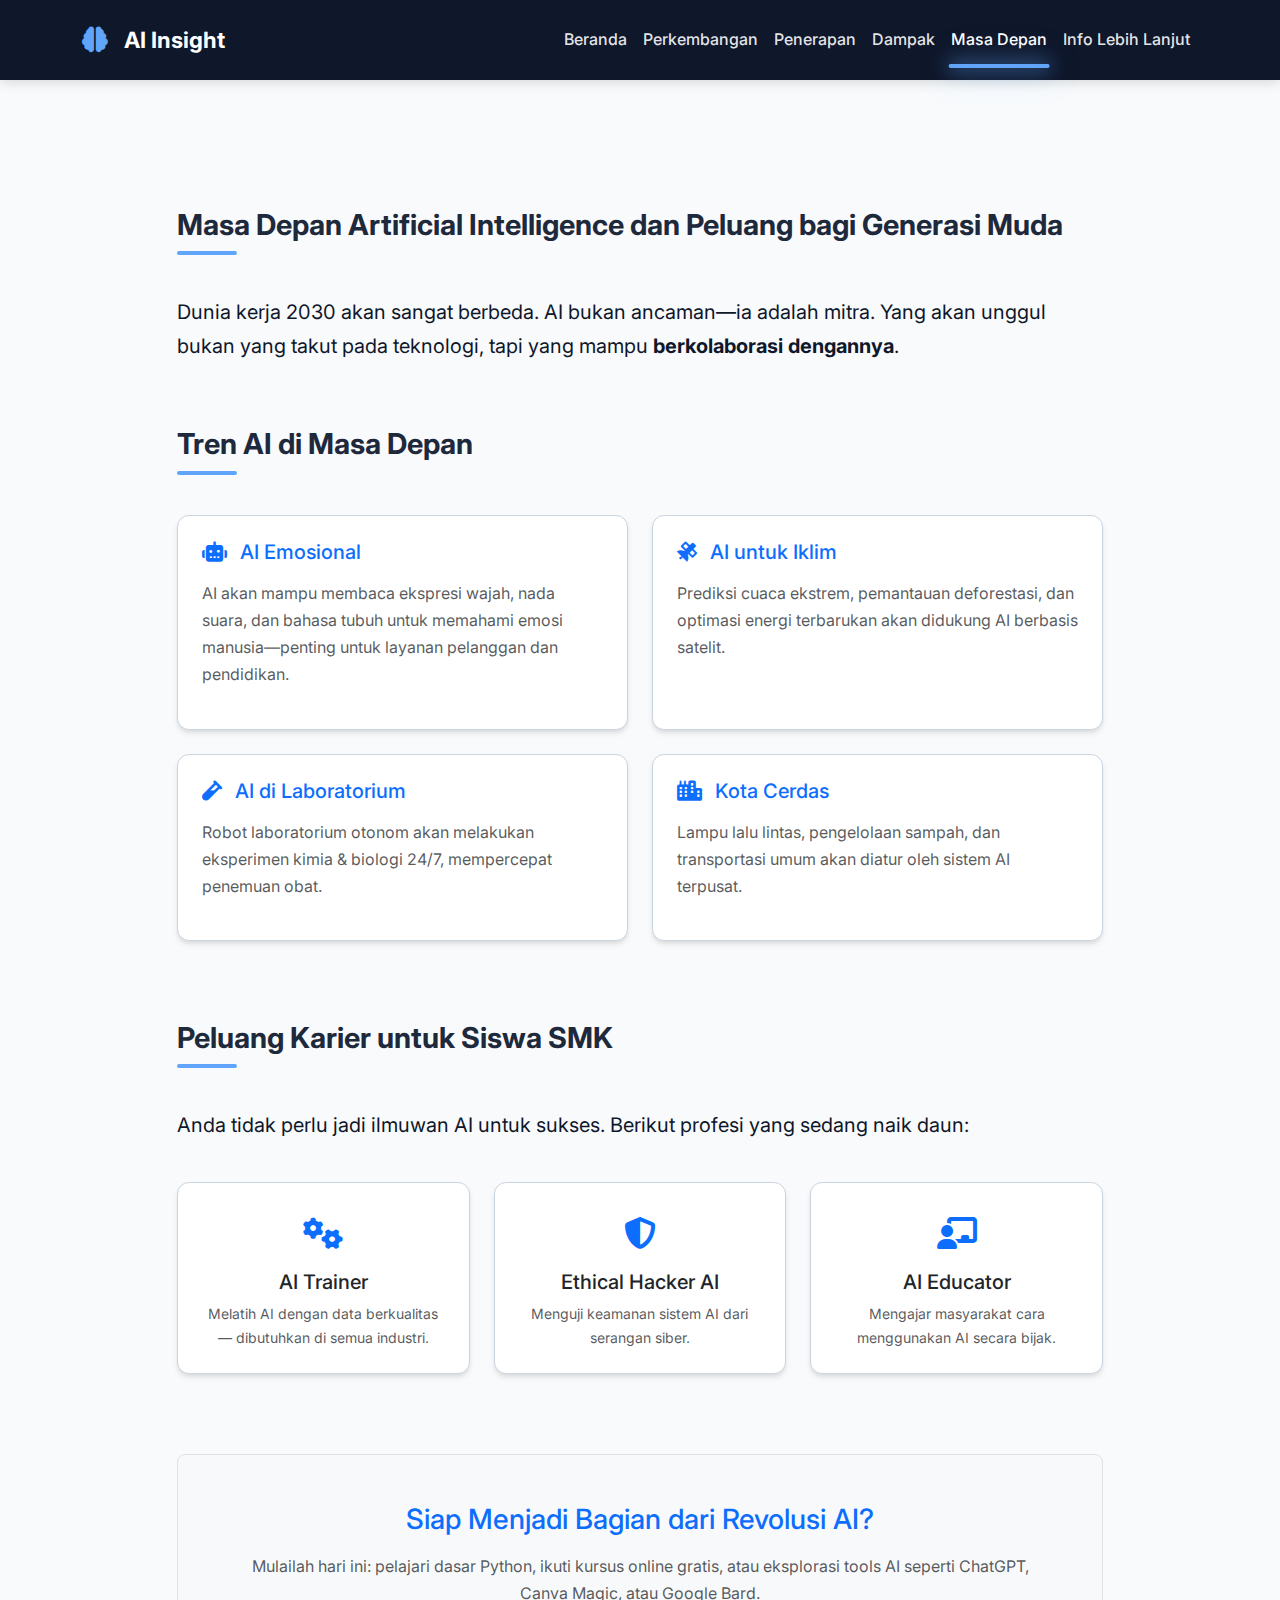
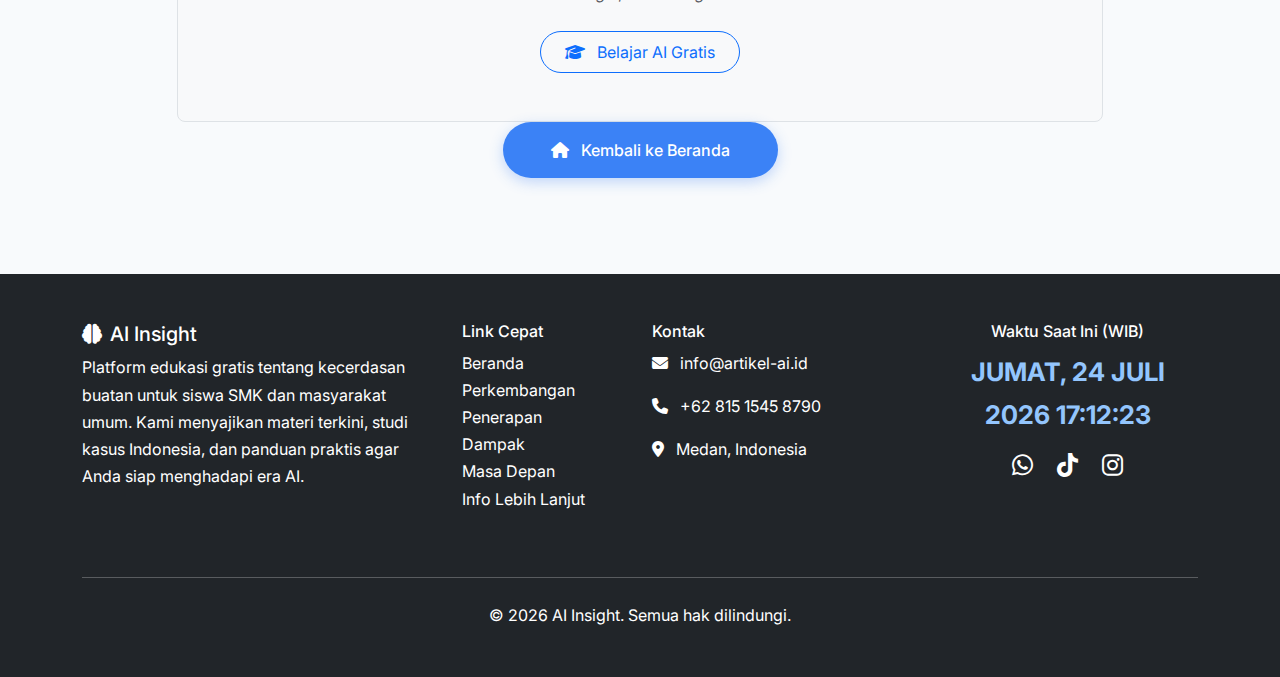
<file: masa-depan.html>
<!DOCTYPE html>
<html lang="id">
<head>
  <meta charset="UTF-8" />
  <meta name="viewport" content="width=device-width, initial-scale=1.0"/>
  <title>Masa Depan AI | AI Insight</title>
  <link href="https://fonts.googleapis.com/css2?family=Inter:wght@300;400;500;600;700&display=swap" rel="stylesheet">
  <link rel="stylesheet" href="https://cdnjs.cloudflare.com/ajax/libs/font-awesome/6.5.0/css/all.min.css">
  <link href="https://cdn.jsdelivr.net/npm/bootstrap@5.3.3/dist/css/bootstrap.min.css" rel="stylesheet">
  <link rel="stylesheet" href="css/style.css">
</head>
<body>

  <!-- NAVBAR -->
  <nav class="navbar navbar-expand-lg">
    <div class="container">
      <a class="navbar-brand" href="index.html">
        <i class="fas fa-brain"></i>
        <span class="ms-2 fw-bold">AI Insight</span>
      </a>
      <button class="navbar-toggler" type="button" data-bs-toggle="collapse" data-bs-target="#navbarNav">
        <span class="navbar-toggler-icon bg-white"></span>
      </button>
      <div class="collapse navbar-collapse justify-content-end" id="navbarNav">
         <ul class="navbar-nav">
          <li class="nav-item"><a class="nav-link" href="index.html">Beranda</a></li>
          <li class="nav-item"><a class="nav-link" href="perkembangan.html">Perkembangan</a></li>
          <li class="nav-item"><a class="nav-link" href="penerapan.html">Penerapan</a></li>
          <li class="nav-item"><a class="nav-link" href="dampak.html">Dampak</a></li>
          <li class="nav-item"><a class="nav-link active" href="masa-depan.html">Masa Depan</a></li>
          <li class="nav-item"><a class="nav-link" href="info-lebih-lanjut.html">Info Lebih Lanjut</a></li>
        </ul>
      </div>
    </div>
  </nav>


  <!-- Main Content -->
  <div class="container py-6">
    <div class="row">
      <div class="col-lg-10 mx-auto">
        <h1 class="section-title">Masa Depan Artificial Intelligence dan Peluang bagi Generasi Muda</h1>
        <p class="fs-5 mb-5">
          Dunia kerja 2030 akan sangat berbeda. AI bukan ancaman—ia adalah mitra. Yang akan unggul bukan yang takut pada teknologi, tapi yang mampu <strong>berkolaborasi dengannya</strong>.
        </p>

        <!-- Future Trends -->
        <section class="mb-6">
          <h2 class="section-title">Tren AI di Masa Depan</h2>
          <div class="row g-4">
            <div class="col-md-6">
              <div class="card p-4 h-100">
                <h5 class="text-primary mb-3"><i class="fas fa-robot me-2"></i> AI Emosional</h5>
                <p class="text-muted">
                  AI akan mampu membaca ekspresi wajah, nada suara, dan bahasa tubuh untuk memahami emosi manusia—penting untuk layanan pelanggan dan pendidikan.
                </p>
              </div>
            </div>
            <div class="col-md-6">
              <div class="card p-4 h-100">
                <h5 class="text-primary mb-3"><i class="fas fa-satellite me-2"></i> AI untuk Iklim</h5>
                <p class="text-muted">
                  Prediksi cuaca ekstrem, pemantauan deforestasi, dan optimasi energi terbarukan akan didukung AI berbasis satelit.
                </p>
              </div>
            </div>
            <div class="col-md-6">
              <div class="card p-4 h-100">
                <h5 class="text-primary mb-3"><i class="fas fa-vial me-2"></i> AI di Laboratorium</h5>
                <p class="text-muted">
                  Robot laboratorium otonom akan melakukan eksperimen kimia & biologi 24/7, mempercepat penemuan obat.
                </p>
              </div>
            </div>
            <div class="col-md-6">
              <div class="card p-4 h-100">
                <h5 class="text-primary mb-3"><i class="fas fa-city me-2"></i> Kota Cerdas</h5>
                <p class="text-muted">
                  Lampu lalu lintas, pengelolaan sampah, dan transportasi umum akan diatur oleh sistem AI terpusat.
                </p>
              </div>
            </div>
          </div>
        </section>

        <!-- Career Opportunities -->
        <section class="mb-6">
          <h2 class="section-title">Peluang Karier untuk Siswa SMK</h2>
          <p class="fs-5">
            Anda tidak perlu jadi ilmuwan AI untuk sukses. Berikut profesi yang sedang naik daun:
          </p>
          <div class="row g-4 mt-3">
            <div class="col-md-4">
              <div class="card text-center p-4">
                <div class="text-primary fs-2 mb-2"><i class="fas fa-cogs"></i></div>
                <h5 class="mb-2">AI Trainer</h5>
                <p class="text-muted small mb-0">Melatih AI dengan data berkualitas — dibutuhkan di semua industri.</p>
              </div>
            </div>
            <div class="col-md-4">
              <div class="card text-center p-4">
                <div class="text-primary fs-2 mb-2"><i class="fas fa-shield-alt"></i></div>
                <h5 class="mb-2">Ethical Hacker AI</h5>
                <p class="text-muted small mb-0">Menguji keamanan sistem AI dari serangan siber.</p>
              </div>
            </div>
            <div class="col-md-4">
              <div class="card text-center p-4">
                <div class="text-primary fs-2 mb-2"><i class="fas fa-chalkboard-teacher"></i></div>
                <h5 class="mb-2">AI Educator</h5>
                <p class="text-muted small mb-0">Mengajar masyarakat cara menggunakan AI secara bijak.</p>
              </div>
            </div>
          </div>
        </section>

        <!-- Call to Action -->
        <div class="bg-light rounded-3 p-5 text-center border border-primary/20">
          <h3 class="text-primary mb-3">Siap Menjadi Bagian dari Revolusi AI?</h3>
          <p class="text-muted mb-4">
            Mulailah hari ini: pelajari dasar Python, ikuti kursus online gratis, atau eksplorasi tools AI seperti ChatGPT, Canva Magic, atau Google Bard.
          </p>
          <a href="https://www.kaggle.com/learn" target="_blank" class="btn btn-outline-primary px-4 py-2 rounded-pill">
            <i class="fas fa-graduation-cap me-2"></i> Belajar AI Gratis
          </a>
        </div>

        <div class="mt-6 text-center">
          <a href="index.html" class="btn btn-cyan px-5 py-3 rounded-pill fw-medium">
            <i class="fas fa-home me-2"></i> Kembali ke Beranda
          </a>
        </div>
      </div>
    </div>
  </div>

 <!-- Footer -->
  <footer class="bg-dark text-white py-5">
    <div class="container">
      <div class="row">
        <div class="col-md-4 mb-4">
          <h5><i class="fas fa-brain me-2"></i>AI Insight</h5>
          <p>Platform edukasi gratis tentang kecerdasan buatan untuk siswa SMK dan masyarakat umum. Kami menyajikan materi terkini, studi kasus Indonesia, dan panduan praktis agar Anda siap menghadapi era AI.</p>
        </div>
        <div class="col-md-2 mb-4">
          <h6>Link Cepat</h6>
          <ul class="list-unstyled">
            <li><a href="index.html" class="text-white text-decoration-none">Beranda</a></li>
            <li><a href="perkembangan.html" class="text-white text-decoration-none">Perkembangan</a></li>
            <li><a href="penerapan.html" class="text-white text-decoration-none">Penerapan</a></li>
            <li><a href="dampak.html" class="text-white text-decoration-none">Dampak</a></li>
            <li><a href="masa-depan.html" class="text-white text-decoration-none">Masa Depan</a></li>
            <li><a href="info-lebih-lanjut.html" class="text-white text-decoration-none">Info Lebih Lanjut</a></li>
          </ul>
        </div>
        <div class="col-md-3 mb-4">
          <h6>Kontak</h6>
          <p><i class="fas fa-envelope me-2"></i> info@artikel-ai.id</p>
          <p><i class="fas fa-phone me-2"></i> +62 815 1545 8790</p>
          <p><i class="fas fa-map-marker-alt me-2"></i> Medan, Indonesia</p>
        </div>
        <div class="col-md-3 mb-4 text-center">
          <h6>Waktu Saat Ini (WIB)</h6>
          <div id="current-time" style="font-size:1.6rem;font-weight:bold;color:#93c5fd;"></div>
          <div class="mt-3 d-flex justify-content-center gap-4">
            <a href="https://wa.me/6281515458790" target="_blank" class="text-white">
              <i class="fab fa-whatsapp fs-4"></i>
            </a>
            <a href="https://www.tiktok.com/@mang.katsu" target="_blank" class="text-white">
              <i class="fab fa-tiktok fs-4"></i>
            </a>
            <a href="https://www.instagram.com/digitiso.vibe" target="_blank" class="text-white">
              <i class="fab fa-instagram fs-4"></i>
            </a>
          </div>
        </div>
      </div>
      <hr class="my-4 bg-white opacity-25">
      <div class="text-center">
        <p class="mb-0">© 2026 AI Insight. Semua hak dilindungi.</p>
      </div>
    </div>
  </footer>

  <!-- Scripts -->
  <script src="js/main.js"></script>
  <script>
    // Auto-add 'active' class to current page
    document.addEventListener('DOMContentLoaded', function() {
      const currentPage = window.location.pathname.split('/').pop();
      const navLinks = document.querySelectorAll('.nav-link');
      navLinks.forEach(link => {
        if (link.getAttribute('href') === currentPage || 
            (currentPage === 'index.html' && link.getAttribute('href') === 'index.html')) {
          link.classList.add('active');
        }
      });
    });
  </script>
   
<script>
  const fab = document.getElementById('contact-fab');
  const popup = document.getElementById('contact-popup');
  const closeBtn = document.getElementById('close-popup');
  const form = document.getElementById('contact-form');

  // Buka popup saat FAB diklik
  fab.addEventListener('click', () => {
    popup.classList.add('active');
    fab.style.display = 'none';
  });

  // Tutup popup saat tombol × diklik
  closeBtn.addEventListener('click', () => {
    popup.classList.remove('active');
    setTimeout(() => {
      fab.style.display = 'flex';
    }, 300); // sesuaikan dengan durasi transisi CSS
  });

  // Optional: tutup jika klik di luar popup
  document.addEventListener('click', (e) => {
    if (e.target === popup && popup.classList.contains('active')) {
      popup.classList.remove('active');
      setTimeout(() => { fab.style.display = 'flex'; }, 300);
    }
  });

  // Submit form (contoh: redirect ke WhatsApp)
  form.addEventListener('submit', (e) => {
    e.preventDefault();
    const name = form.elements[0].value;
    const email = form.elements[1].value;
    const message = form.elements[2].value;
    
    const waUrl = `https://wa.me/628515456790?text=Halo%20NOVAunch!%0A%0ANama:%20${encodeURIComponent(name)}%0AEmail:%20${encodeURIComponent(email)}%0APesan:%20${encodeURIComponent(message)}`;
    window.open(waUrl, '_blank');
    
    // Reset & tutup
    form.reset();
    popup.classList.remove('active');
    setTimeout(() => { fab.style.display = 'flex'; }, 300);
  });
</script>
</body>
</html>
</file>
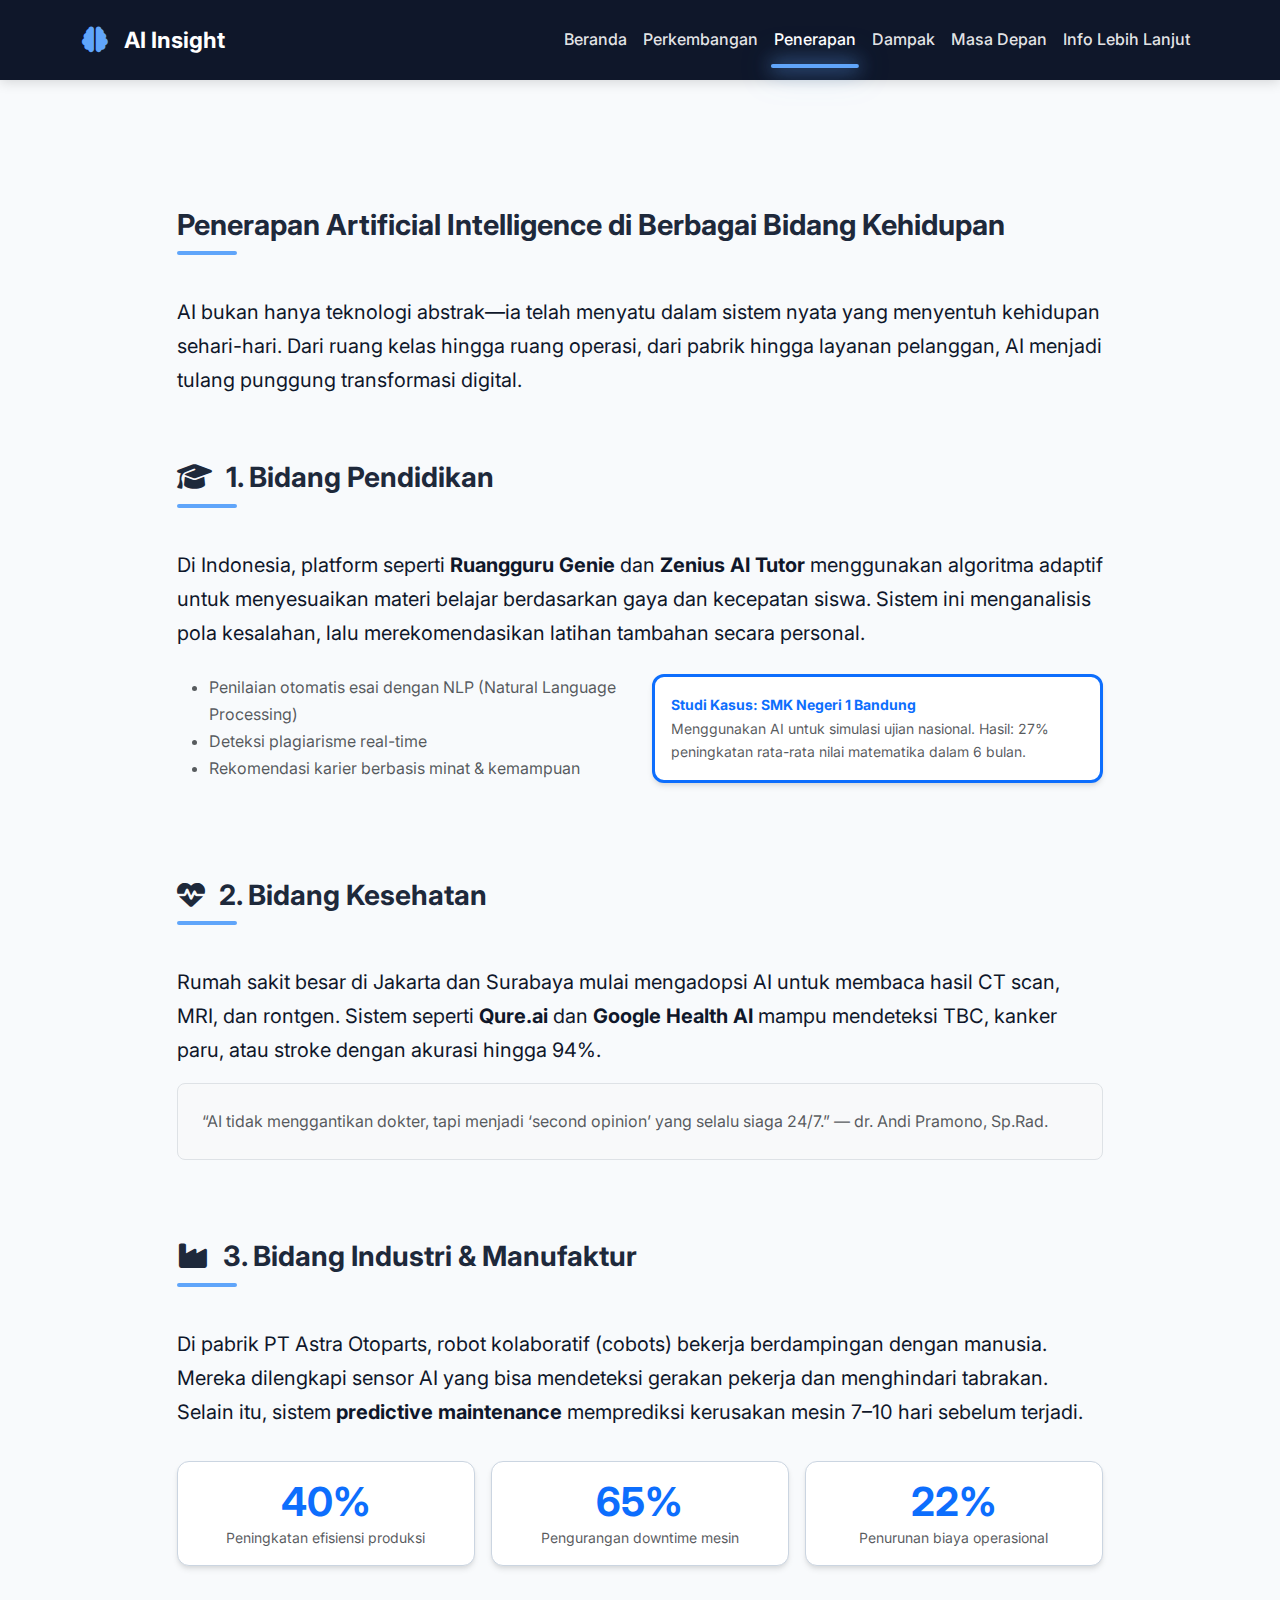
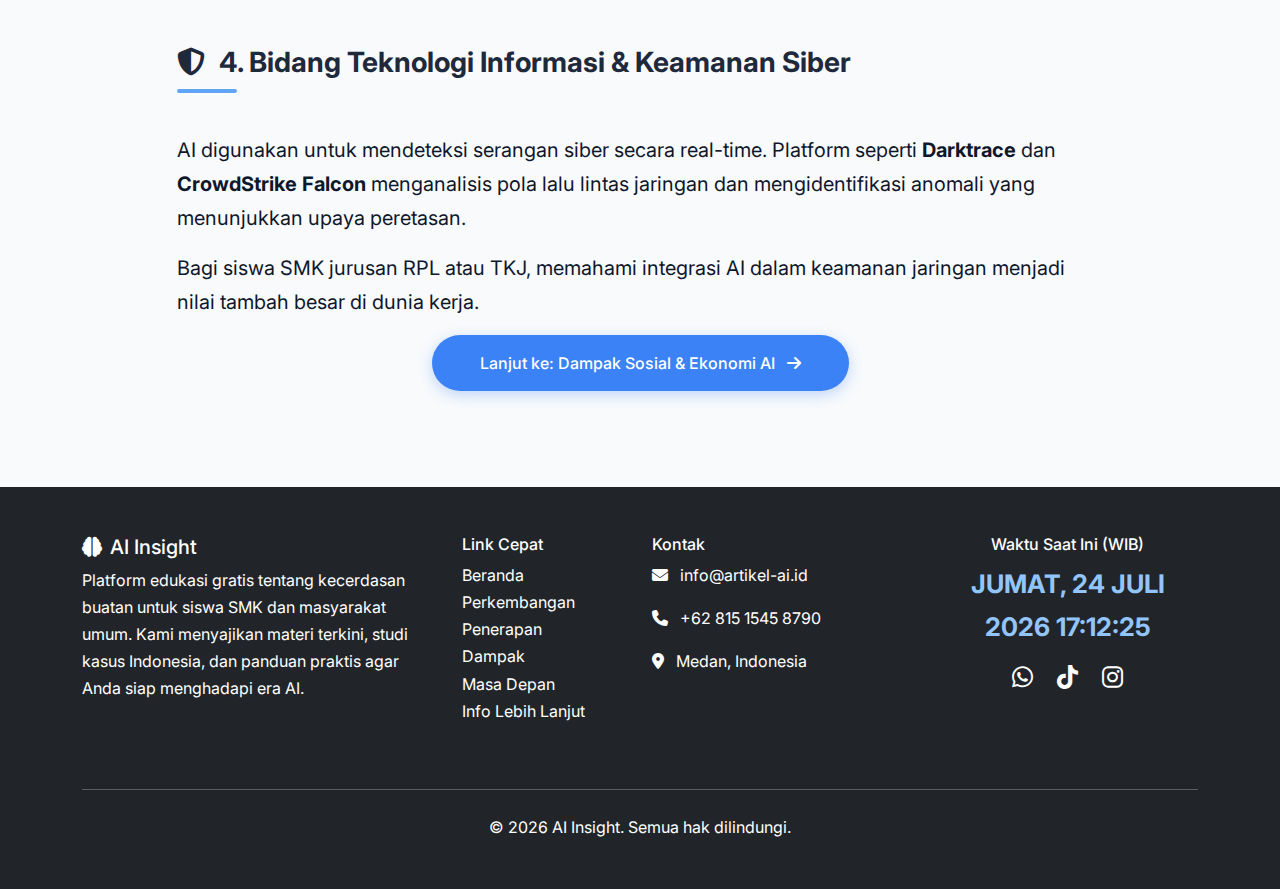
<file: penerapan.html>
<!DOCTYPE html>
<html lang="id">
<head>
  <meta charset="UTF-8" />
  <meta name="viewport" content="width=device-width, initial-scale=1.0"/>
  <title>Penerapan AI | AI Insight</title>
  <link href="https://fonts.googleapis.com/css2?family=Inter:wght@300;400;500;600;700&display=swap" rel="stylesheet">
  <link rel="stylesheet" href="https://cdnjs.cloudflare.com/ajax/libs/font-awesome/6.5.0/css/all.min.css">
  <link href="https://cdn.jsdelivr.net/npm/bootstrap@5.3.3/dist/css/bootstrap.min.css" rel="stylesheet">
  <link rel="stylesheet" href="css/style.css">
</head>
<body>
<!-- NAVBAR -->
  <nav class="navbar navbar-expand-lg">
    <div class="container">
      <a class="navbar-brand" href="index.html">
        <i class="fas fa-brain"></i>
        <span class="ms-2 fw-bold">AI Insight</span>
      </a>
      <button class="navbar-toggler" type="button" data-bs-toggle="collapse" data-bs-target="#navbarNav">
        <span class="navbar-toggler-icon bg-white"></span>
      </button>
      <div class="collapse navbar-collapse justify-content-end" id="navbarNav">
         <ul class="navbar-nav">
          <li class="nav-item"><a class="nav-link" href="index.html">Beranda</a></li>
          <li class="nav-item"><a class="nav-link" href="perkembangan.html">Perkembangan</a></li>
          <li class="nav-item"><a class="nav-link active" href="penerapan.html">Penerapan</a></li>
          <li class="nav-item"><a class="nav-link" href="dampak.html">Dampak</a></li>
          <li class="nav-item"><a class="nav-link" href="masa-depan.html">Masa Depan</a></li>
          <li class="nav-item"><a class="nav-link" href="info-lebih-lanjut.html">Info Lebih Lanjut</a></li>
        </ul>
      </div>
    </div>
  </nav>


  <!-- Main Content -->
  <div class="container py-6">
    <div class="row">
      <div class="col-lg-10 mx-auto">
        <h1 class="section-title">Penerapan Artificial Intelligence di Berbagai Bidang Kehidupan</h1>
        <p class="fs-5 mb-5">
          AI bukan hanya teknologi abstrak—ia telah menyatu dalam sistem nyata yang menyentuh kehidupan sehari-hari. Dari ruang kelas hingga ruang operasi, dari pabrik hingga layanan pelanggan, AI menjadi tulang punggung transformasi digital.
        </p>

        <!-- Education -->
        <section class="mb-6">
          <h2 class="section-title fs-3"><i class="fas fa-graduation-cap me-2"></i> 1. Bidang Pendidikan</h2>
          <p class="fs-5">
            Di Indonesia, platform seperti <strong>Ruangguru Genie</strong> dan <strong>Zenius AI Tutor</strong> menggunakan algoritma adaptif untuk menyesuaikan materi belajar berdasarkan gaya dan kecepatan siswa. Sistem ini menganalisis pola kesalahan, lalu merekomendasikan latihan tambahan secara personal.
          </p>
          <div class="row mt-4">
            <div class="col-md-6">
              <ul class="text-muted">
                <li>Penilaian otomatis esai dengan NLP (Natural Language Processing)</li>
                <li>Deteksi plagiarisme real-time</li>
                <li>Rekomendasi karier berbasis minat & kemampuan</li>
              </ul>
            </div>
            <div class="col-md-6">
              <div class="card border-start border-primary border-3 p-3">
                <small class="text-primary fw-bold">Studi Kasus: SMK Negeri 1 Bandung</small>
                <p class="text-muted small mb-0">
                  Menggunakan AI untuk simulasi ujian nasional. Hasil: 27% peningkatan rata-rata nilai matematika dalam 6 bulan.
                </p>
              </div>
            </div>
          </div>
        </section>

        <!-- Healthcare -->
        <section class="mb-6">
          <h2 class="section-title fs-3"><i class="fas fa-heartbeat me-2"></i> 2. Bidang Kesehatan</h2>
          <p class="fs-5">
            Rumah sakit besar di Jakarta dan Surabaya mulai mengadopsi AI untuk membaca hasil CT scan, MRI, dan rontgen. Sistem seperti <strong>Qure.ai</strong> dan <strong>Google Health AI</strong> mampu mendeteksi TBC, kanker paru, atau stroke dengan akurasi hingga 94%.
          </p>
          <div class="bg-light rounded-3 p-4 mt-3 border border-primary/20">
            <p class="mb-0 text-muted">
              “AI tidak menggantikan dokter, tapi menjadi ‘second opinion’ yang selalu siaga 24/7.” — dr. Andi Pramono, Sp.Rad.
            </p>
          </div>
        </section>

        <!-- Industry -->
        <section class="mb-6">
          <h2 class="section-title fs-3"><i class="fas fa-industry me-2"></i> 3. Bidang Industri & Manufaktur</h2>
          <p class="fs-5">
            Di pabrik PT Astra Otoparts, robot kolaboratif (cobots) bekerja berdampingan dengan manusia. Mereka dilengkapi sensor AI yang bisa mendeteksi gerakan pekerja dan menghindari tabrakan. Selain itu, sistem <strong>predictive maintenance</strong> memprediksi kerusakan mesin 7–10 hari sebelum terjadi.
          </p>
          <div class="row g-3 mt-3">
            <div class="col-md-4">
              <div class="card text-center p-3">
                <div class="display-6 text-primary fw-bold">40%</div>
                <small class="text-muted">Peningkatan efisiensi produksi</small>
              </div>
            </div>
            <div class="col-md-4">
              <div class="card text-center p-3">
                <div class="display-6 text-primary fw-bold">65%</div>
                <small class="text-muted">Pengurangan downtime mesin</small>
              </div>
            </div>
            <div class="col-md-4">
              <div class="card text-center p-3">
                <div class="display-6 text-primary fw-bold">22%</div>
                <small class="text-muted">Penurunan biaya operasional</small>
              </div>
            </div>
          </div>
        </section>

        <!-- IT & Cybersecurity -->
        <section>
          <h2 class="section-title fs-3"><i class="fas fa-shield-alt me-2"></i> 4. Bidang Teknologi Informasi & Keamanan Siber</h2>
          <p class="fs-5">
            AI digunakan untuk mendeteksi serangan siber secara real-time. Platform seperti <strong>Darktrace</strong> dan <strong>CrowdStrike Falcon</strong> menganalisis pola lalu lintas jaringan dan mengidentifikasi anomali yang menunjukkan upaya peretasan.
          </p>
          <p class="fs-5">
            Bagi siswa SMK jurusan RPL atau TKJ, memahami integrasi AI dalam keamanan jaringan menjadi nilai tambah besar di dunia kerja.
          </p>
        </section>

        <div class="mt-6 text-center">
          <a href="dampak.html" class="btn btn-cyan px-5 py-3 rounded-pill fw-medium">
            Lanjut ke: Dampak Sosial & Ekonomi AI <i class="fas fa-arrow-right ms-2"></i>
          </a>
        </div>
      </div>
    </div>
  </div>

  <!-- Footer -->
  <footer class="bg-dark text-white py-5">
    <div class="container">
      <div class="row">
        <div class="col-md-4 mb-4">
          <h5><i class="fas fa-brain me-2"></i>AI Insight</h5>
          <p>Platform edukasi gratis tentang kecerdasan buatan untuk siswa SMK dan masyarakat umum. Kami menyajikan materi terkini, studi kasus Indonesia, dan panduan praktis agar Anda siap menghadapi era AI.</p>
        </div>
        <div class="col-md-2 mb-4">
          <h6>Link Cepat</h6>
          <ul class="list-unstyled">
            <li><a href="index.html" class="text-white text-decoration-none">Beranda</a></li>
            <li><a href="perkembangan.html" class="text-white text-decoration-none">Perkembangan</a></li>
            <li><a href="penerapan.html" class="text-white text-decoration-none">Penerapan</a></li>
            <li><a href="dampak.html" class="text-white text-decoration-none">Dampak</a></li>
            <li><a href="masa-depan.html" class="text-white text-decoration-none">Masa Depan</a></li>
            <li><a href="info-lebih-lanjut.html" class="text-white text-decoration-none">Info Lebih Lanjut</a></li>
          </ul>
        </div>
        <div class="col-md-3 mb-4">
          <h6>Kontak</h6>
          <p><i class="fas fa-envelope me-2"></i> info@artikel-ai.id</p>
          <p><i class="fas fa-phone me-2"></i> +62 815 1545 8790</p>
          <p><i class="fas fa-map-marker-alt me-2"></i> Medan, Indonesia</p>
        </div>
        <div class="col-md-3 mb-4 text-center">
          <h6>Waktu Saat Ini (WIB)</h6>
          <div id="current-time" style="font-size:1.6rem;font-weight:bold;color:#93c5fd;"></div>
          <div class="mt-3 d-flex justify-content-center gap-4">
            <a href="https://wa.me/6281515458790" target="_blank" class="text-white">
              <i class="fab fa-whatsapp fs-4"></i>
            </a>
            <a href="https://www.tiktok.com/@mang.katsu" target="_blank" class="text-white">
              <i class="fab fa-tiktok fs-4"></i>
            </a>
            <a href="https://www.instagram.com/digitiso.vibe" target="_blank" class="text-white">
              <i class="fab fa-instagram fs-4"></i>
            </a>
          </div>
        </div>
      </div>
      <hr class="my-4 bg-white opacity-25">
      <div class="text-center">
        <p class="mb-0">© 2026 AI Insight. Semua hak dilindungi.</p>
      </div>
    </div>
  </footer>

  <!-- Scripts -->
  <script src="js/main.js"></script>
  <script>
    // Auto-add 'active' class to current page
    document.addEventListener('DOMContentLoaded', function() {
      const currentPage = window.location.pathname.split('/').pop();
      const navLinks = document.querySelectorAll('.nav-link');
      navLinks.forEach(link => {
        if (link.getAttribute('href') === currentPage || 
            (currentPage === 'index.html' && link.getAttribute('href') === 'index.html')) {
          link.classList.add('active');
        }
      });
    });
  </script>
   
<script>
  const fab = document.getElementById('contact-fab');
  const popup = document.getElementById('contact-popup');
  const closeBtn = document.getElementById('close-popup');
  const form = document.getElementById('contact-form');

  // Buka popup saat FAB diklik
  fab.addEventListener('click', () => {
    popup.classList.add('active');
    fab.style.display = 'none';
  });

  // Tutup popup saat tombol × diklik
  closeBtn.addEventListener('click', () => {
    popup.classList.remove('active');
    setTimeout(() => {
      fab.style.display = 'flex';
    }, 300); // sesuaikan dengan durasi transisi CSS
  });

  // Optional: tutup jika klik di luar popup
  document.addEventListener('click', (e) => {
    if (e.target === popup && popup.classList.contains('active')) {
      popup.classList.remove('active');
      setTimeout(() => { fab.style.display = 'flex'; }, 300);
    }
  });

  // Submit form (contoh: redirect ke WhatsApp)
  form.addEventListener('submit', (e) => {
    e.preventDefault();
    const name = form.elements[0].value;
    const email = form.elements[1].value;
    const message = form.elements[2].value;
    
    const waUrl = `https://wa.me/628515456790?text=Halo%20NOVAunch!%0A%0ANama:%20${encodeURIComponent(name)}%0AEmail:%20${encodeURIComponent(email)}%0APesan:%20${encodeURIComponent(message)}`;
    window.open(waUrl, '_blank');
    
    // Reset & tutup
    form.reset();
    popup.classList.remove('active');
    setTimeout(() => { fab.style.display = 'flex'; }, 300);
  });
</script>
</body>
</html>
</file>
<file: css/style.css>
/* ===== TEMA BIRU GELAP ELEGAN (SESUAI GAMBAR) ===== */
:root {
  --primary: #1e293b;           /* Biru tua gelap navbar & gradasi */
  --primary-dark: #0f172a;      /* Lebih gelap untuk navbar & shadow */
  --accent: #60a5fa;            /* Biru cerah lembut untuk aksen & tombol hover */
  --button: #3b82f6;            /* Warna tombol utama (biru sedang) */
  --button-hover: #2563eb;      /* Hover tombol */
  --light-bg: #f8fafc;          /* Background body sangat lembut */
  --card-bg: #ffffff;
  --text-dark: #0f172a;
  --text-muted: #475569;
  --border: #cbd5e1;
  --shadow-sm: 0 4px 6px -1px rgba(0,0,0,0.1), 0 2px 4px -1px rgba(0,0,0,0.06);
  --shadow-md: 0 10px 15px -3px rgba(0,0,0,0.1), 0 4px 6px -2px rgba(0,0,0,0.05);
}

/* ===== BASE ===== */
body {
  font-family: 'Inter', sans-serif;
  background-color: var(--light-bg);
  color: var(--text-dark);
  line-height: 1.7;
  overflow-x: hidden;
}

/* ===== NAVBAR ===== */
.navbar {
  background: var(--primary-dark);
  padding: 1rem 0;
  box-shadow: 0 2px 12px rgba(0,0,0,0.15);
}

.navbar-brand {
  font-weight: 700;
  font-size: 1.4rem;
  color: white !important;
  display: flex;
  align-items: center;
}

.navbar-brand i {
  margin-right: 0.5rem;
  font-size: 1.6rem;
  color: var(--accent);
}

.nav-link {
  color: rgba(255, 255, 255, 0.9) !important;
  font-weight: 500;
  position: relative;
  padding: 0.5rem 1rem;
  transition: color 0.3s ease;
}

.nav-link:hover,
.nav-link.active {
  color: white !important;
}

/* Animasi underline — DIBUAT LEBIH MEWAH, TEBAL, ADA GLOW/SHADOW CERAH */
.nav-link::after {
  content: '';
  position: absolute;
  bottom: -6px;                    /* Lebih rendah agar tidak nempel teks */
  left: 50%;
  transform: translateX(-50%);
  width: 0;
  height: 4px;                     /* Lebih tebal (dari 2px jadi 4px) */
  background: var(--accent);       /* Warna dasar accent (biru cerah lembut) */
  border-radius: 4px;              /* Rounded lebih halus & premium */
  box-shadow: 0 0 12px rgba(96, 165, 250, 0.7),  /* Glow utama cerah */
              0 0 24px rgba(96, 165, 250, 0.4); /* Glow sekunder lebih lebar */
  transition: width 0.4s cubic-bezier(0.4, 0, 0.2, 1), 
              left 0.4s cubic-bezier(0.4, 0, 0.2, 1),
              box-shadow 0.4s ease;
  opacity: 0.85;                   /* Sedikit transparan saat kecil */
}

.nav-link:hover::after,
.nav-link.active::after {
  width: 90%;                      /* Lebih lebar & dominan */
  box-shadow: 0 0 18px rgba(96, 165, 250, 1),   /* Glow lebih terang & mewah */
              0 0 32px rgba(96, 165, 250, 0.6); /* Efek cahaya lebih dramatis */
  opacity: 1;
}

/* ===== HERO SECTION (persis seperti gambar) ===== */
.hero-section {
  background: linear-gradient(135deg, #0f172a 0%, #1e293b 50%, #1e40af 100%);
  color: white;
  padding: 6rem 0;
  text-align: center;
}

.hero-title {
  font-size: 3.2rem;
  font-weight: 800;
  line-height: 1.1;
  margin-bottom: 1.5rem;
  text-shadow: 0 2px 8px rgba(0,0,0,0.4);
}

.hero-subtitle {
  font-size: 1.4rem;
  opacity: 0.9;
  max-width: 800px;
  margin: 0 auto;
}

.btn-cyan {
  background: var(--button);
  color: white;
  font-weight: 600;
  padding: 0.75rem 2rem;
  border: none;
  border-radius: 50px;
  box-shadow: 0 4px 14px rgba(59,130,246,0.3);
  transition: all 0.3s ease;
}

.btn-cyan:hover {
  background: var(--button-hover);
  transform: translateY(-3px);
  box-shadow: 0 10px 25px rgba(37,99,235,0.4);
}

.btn-outline-cyan {
  border: 2px solid var(--accent);
  color: var(--accent);
  font-weight: 600;
  padding: 0.75rem 2rem;
  border-radius: 50px;
  transition: all 0.3s ease;
}

.btn-outline-cyan:hover {
  background: var(--accent);
  color: white;
  transform: translateY(-3px);
}

/* ===== CARD & CONTENT ===== */
.card {
  background: var(--card-bg);
  border: 1px solid var(--border);
  border-radius: 12px;
  box-shadow: var(--shadow-sm);
  transition: all 0.3s ease;
}

.card:hover,
.hover-shadow:hover {
  transform: translateY(-6px);
  box-shadow: var(--shadow-md);
}

.section-title {
  font-size: 1.8rem;
  color: var(--primary);
  font-weight: 700;
  position: relative;
  padding-bottom: 0.8rem;
}

.section-title::after {
  content: '';
  position: absolute;
  bottom: 0;
  left: 0;
  width: 60px;
  height: 4px;
  background: var(--accent);
  border-radius: 2px;
}

/* ===== FOOTER ===== */
footer {
  background: var(--primary-dark);
  color: white;
  padding: 2.5rem 0 1.5rem;
}

footer a {
  color: rgba(255,255,255,0.85);
  transition: color 0.3s;
}

footer a:hover {
  color: var(--accent);
}

/* ===== RESPONSIVE ===== */
@media (max-width: 768px) {
  .hero-title { font-size: 2.2rem; }
  .hero-subtitle { font-size: 1.2rem; }
  .nav-link { padding: 0.4rem 0.8rem; font-size: 0.9rem; }
}

/* ===== SPACING LEBIH LEGA & NYAMAN DIBACA ===== */
.container.py-6 {
  padding-top: 5rem !important;
  padding-bottom: 6rem !important;
}

.section-title {
  margin-top: 3rem !important;
  margin-bottom: 2.5rem !important;
}

.fs-5.mb-5 {
  margin-top: 1.5rem !important;
  margin-bottom: 4rem !important;
}

section.mb-6 {
  margin-top: 4rem !important;
  margin-bottom: 5rem !important;
}

/* Opsional: jika ada hero image di atas konten */
.container-fluid.px-0 + .container.py-6 {
  padding-top: 6rem !important;
}
</file>
